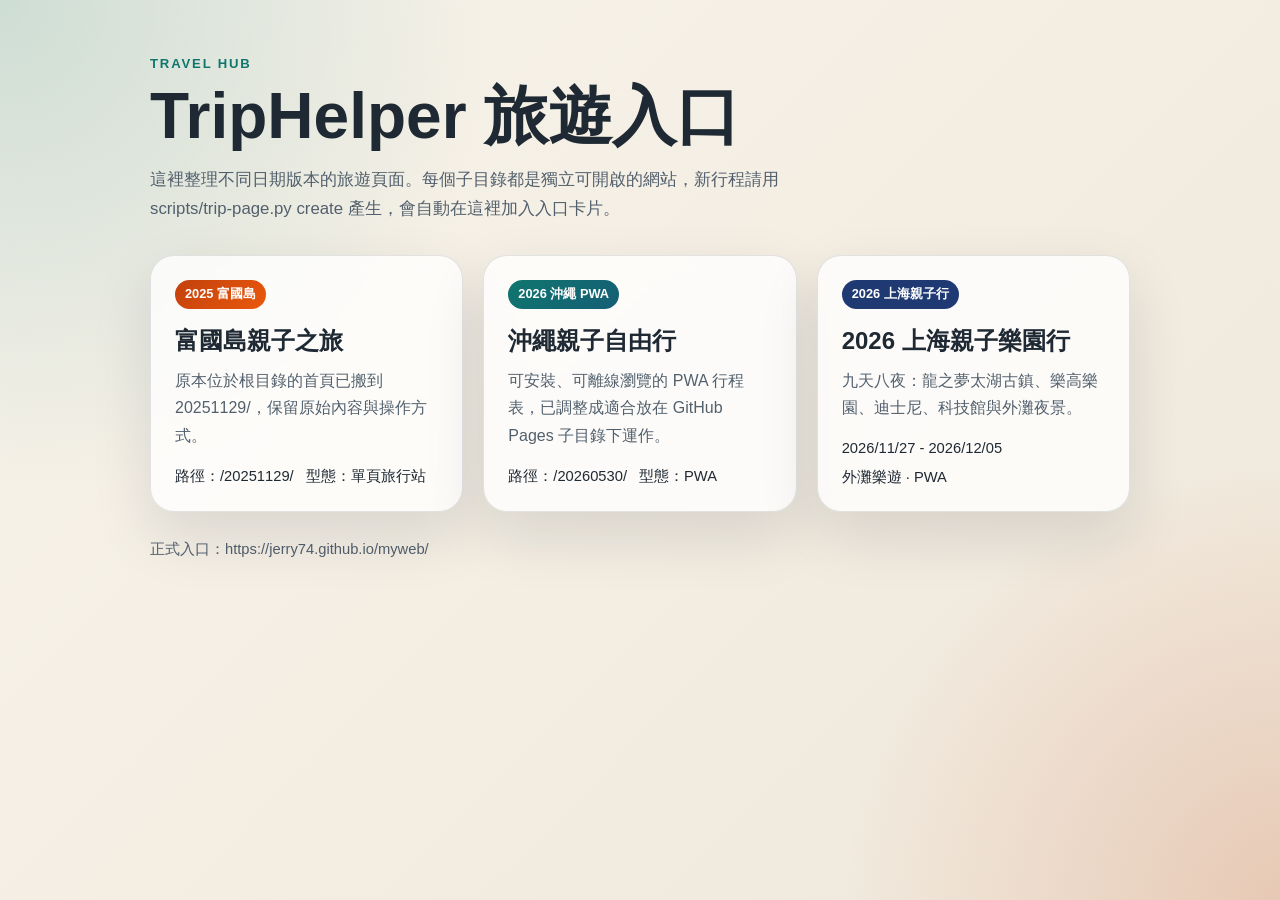
<file: index.html>
<!doctype html>
<html lang="zh-Hant">
<head>
  <meta charset="utf-8">
  <meta name="viewport" content="width=device-width, initial-scale=1">
  <title>TripHelper 旅遊入口</title>
  <style>
    :root {
      --bg: #f4efe6;
      --card: rgba(255, 255, 255, 0.78);
      --ink: #1f2933;
      --muted: #52606d;
      --line: rgba(31, 41, 51, 0.12);
      --accent: #0f766e;
      --accent-2: #c2410c;
      --shadow: 0 24px 60px rgba(15, 23, 42, 0.12);
    }

    * {
      box-sizing: border-box;
    }

    body {
      margin: 0;
      min-height: 100vh;
      font-family: "Segoe UI", "Noto Sans TC", sans-serif;
      color: var(--ink);
      background:
        radial-gradient(circle at top left, rgba(15, 118, 110, 0.18), transparent 32%),
        radial-gradient(circle at bottom right, rgba(194, 65, 12, 0.18), transparent 28%),
        linear-gradient(135deg, #f8f4eb 0%, #efe7da 100%);
    }

    main {
      width: min(980px, calc(100% - 32px));
      margin: 0 auto;
      padding: 56px 0 72px;
    }

    .hero {
      margin-bottom: 28px;
    }

    .eyebrow {
      margin: 0 0 12px;
      font-size: 0.82rem;
      font-weight: 700;
      letter-spacing: 0.14em;
      text-transform: uppercase;
      color: var(--accent);
    }

    h1 {
      margin: 0;
      font-size: clamp(2.1rem, 5vw, 4rem);
      line-height: 1.05;
    }

    .lead {
      max-width: 680px;
      margin: 16px 0 0;
      font-size: 1.05rem;
      line-height: 1.7;
      color: var(--muted);
    }

    .grid {
      display: grid;
      grid-template-columns: repeat(auto-fit, minmax(280px, 1fr));
      gap: 20px;
      margin-top: 32px;
    }

    .card {
      display: block;
      padding: 24px;
      border: 1px solid var(--line);
      border-radius: 24px;
      background: var(--card);
      box-shadow: var(--shadow);
      backdrop-filter: blur(10px);
      color: inherit;
      text-decoration: none;
      transition: transform 180ms ease, box-shadow 180ms ease, border-color 180ms ease;
    }

    .card:hover,
    .card:focus-visible {
      transform: translateY(-4px);
      box-shadow: 0 28px 70px rgba(15, 23, 42, 0.16);
      border-color: rgba(15, 118, 110, 0.28);
      outline: none;
    }

    .badge {
      display: inline-flex;
      align-items: center;
      padding: 6px 10px;
      border-radius: 999px;
      font-size: 0.8rem;
      font-weight: 700;
      color: white;
      background: linear-gradient(135deg, var(--accent), #155e75);
    }

    .card[style*="--card-accent"] .badge {
      background: var(--card-accent);
    }

    .badge.warm {
      background: linear-gradient(135deg, var(--accent-2), #ea580c);
    }

    .card h2 {
      margin: 16px 0 10px;
      font-size: 1.5rem;
    }

    .card p {
      margin: 0;
      color: var(--muted);
      line-height: 1.7;
    }

    .meta {
      display: flex;
      flex-wrap: wrap;
      gap: 12px;
      margin-top: 18px;
      font-size: 0.92rem;
      color: var(--ink);
    }

    footer {
      margin-top: 28px;
      color: var(--muted);
      font-size: 0.92rem;
    }

    @media (max-width: 640px) {
      main {
        width: min(100% - 24px, 980px);
        padding-top: 36px;
      }

      .card {
        padding: 20px;
      }
    }
  </style>
</head>
<body>
  <main>
    <section class="hero">
      <p class="eyebrow">Travel Hub</p>
      <h1>TripHelper 旅遊入口</h1>
      <p class="lead">這裡整理不同日期版本的旅遊頁面。每個子目錄都是獨立可開啟的網站，新行程請用 scripts/trip-page.py create 產生，會自動在這裡加入入口卡片。</p>
    </section>

    <section class="grid" aria-label="旅遊版本清單">
      <!-- TRIP-PAGES:START -->
      <a class="card" href="./20251129/">
        <span class="badge warm">2025 富國島</span>
        <h2>富國島親子之旅</h2>
        <p>原本位於根目錄的首頁已搬到 20251129/，保留原始內容與操作方式。</p>
        <div class="meta">
          <span>路徑：/20251129/</span>
          <span>型態：單頁旅行站</span>
        </div>
      </a>

      <a class="card" href="./20260530/">
        <span class="badge">2026 沖繩 PWA</span>
        <h2>沖繩親子自由行</h2>
        <p>可安裝、可離線瀏覽的 PWA 行程表，已調整成適合放在 GitHub Pages 子目錄下運作。</p>
        <div class="meta">
          <span>路徑：/20260530/</span>
          <span>型態：PWA</span>
        </div>
      </a>
      <a class="card" href="./20261127/" data-trip="20261127" style="--card-accent: #1f3a73">
        <span class="badge">2026 上海親子行</span>
        <h2>2026 上海親子樂園行</h2>
        <p>九天八夜：龍之夢太湖古鎮、樂高樂園、迪士尼、科技館與外灘夜景。</p>
        <div class="meta">
          <span>2026/11/27 - 2026/12/05</span>
          <span>外灘樂遊 · PWA</span>
        </div>
      </a>
      <!-- TRIP-PAGES:END -->
    </section>

    <footer>
      <p>正式入口：https://jerry74.github.io/myweb/</p>
    </footer>
  </main>
</body>
</html>
</file>
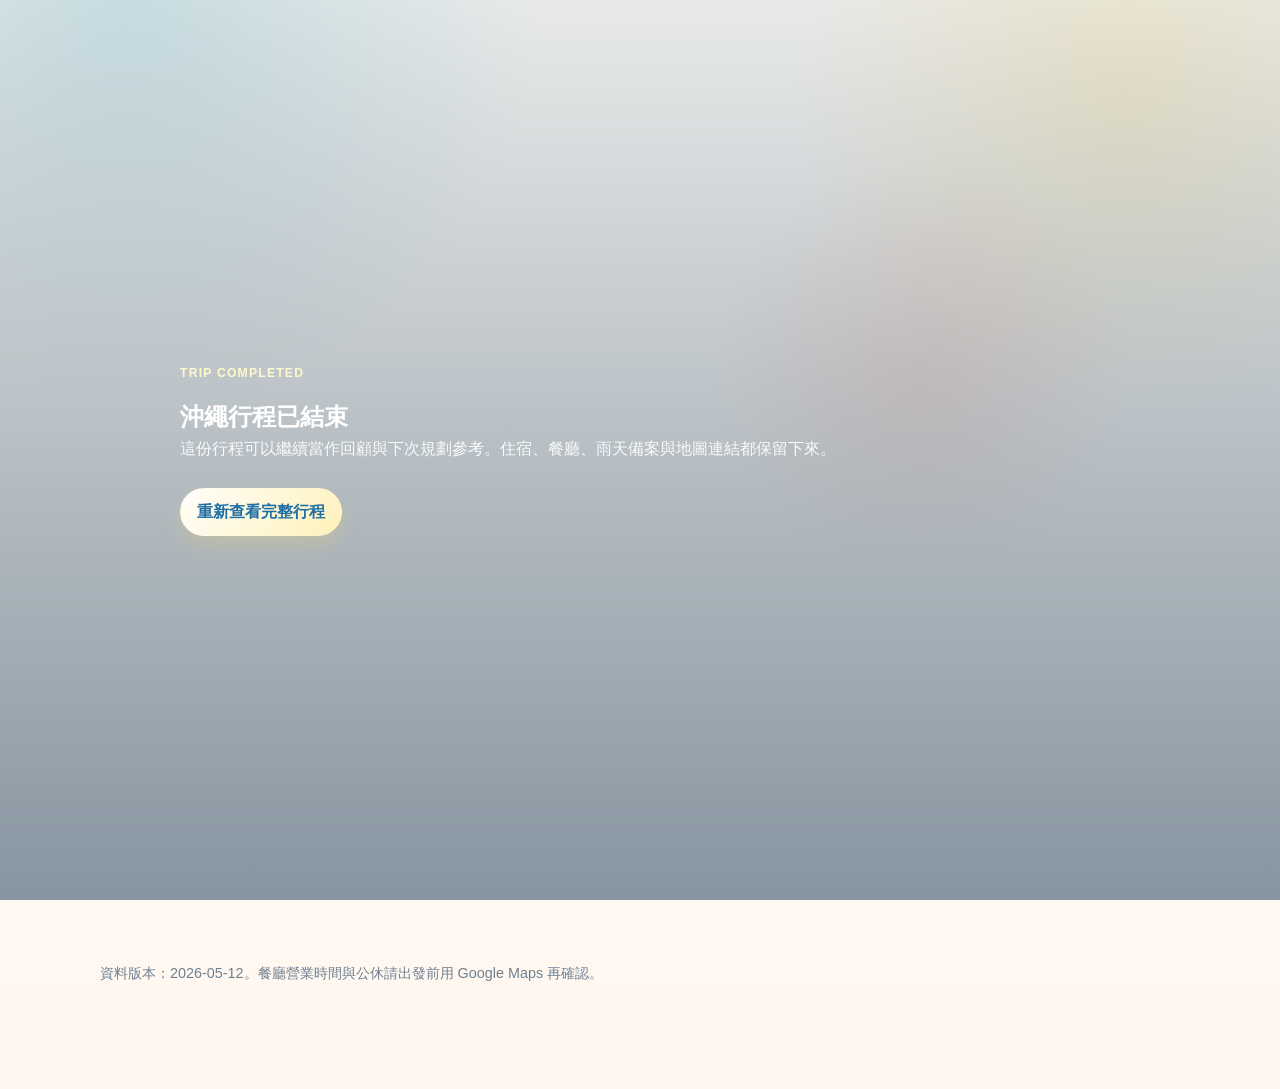
<file: 20260530/index.html>
<!doctype html>
<html lang="zh-Hant">
<head>
  <meta charset="utf-8">
  <meta name="viewport" content="width=device-width, initial-scale=1">
  <meta name="theme-color" content="#1f6f78">
  <meta name="description" content="2026 沖繩親子自由行 PWA 行程表">
  <title>2026 沖繩親子行程</title>
  <link rel="manifest" href="./manifest.webmanifest">
  <link rel="icon" href="./icons/icon.svg" type="image/svg+xml">
  <link rel="apple-touch-icon" href="./icons/apple-touch-icon.png">
  <link rel="stylesheet" href="./styles.css">
</head>
<body>
  <section id="countdownView" class="state-view countdown-view is-hidden" aria-live="polite">
    <div class="state-inner">
      <p class="eyebrow">Before Departure</p>
      <h1>沖繩親子自由行</h1>
      <p class="lead">行程、住宿、三餐與雨天切換都已整理好。出發前可先安裝到手機，旅途中離線也能快速查看。</p>
      <div class="countdown-grid" aria-label="出發倒數">
        <div><strong id="countdownDays">0</strong><span>天</span></div>
        <div><strong id="countdownHours">0</strong><span>時</span></div>
        <div><strong id="countdownMinutes">0</strong><span>分</span></div>
      </div>
      <div class="state-actions">
        <button id="countdownInstallButton" class="primary-button install-button" type="button" hidden>安裝到手機</button>
        <a id="previewTripButton" class="ghost-button" href="#todayTimeline">預覽完整行程</a>
      </div>
    </div>
  </section>

  <section id="endedView" class="state-view ended-view is-hidden" aria-live="polite">
    <div class="state-inner">
      <p class="eyebrow">Trip Completed</p>
      <h1>沖繩行程已結束</h1>
      <p class="lead">這份行程可以繼續當作回顧與下次規劃參考。住宿、餐廳、雨天備案與地圖連結都保留下來。</p>
      <div class="state-actions">
        <a id="revisitTripButton" class="primary-button" href="#todayTimeline">重新查看完整行程</a>
      </div>
    </div>
  </section>

  <header id="appHeader" class="app-header">
    <div class="header-media" aria-hidden="true"></div>
    <div class="header-content dashboard-header">
      <div class="hero-kicker">
        <p class="eyebrow">Okinawa Family Trip</p>
        <span id="tripDateRange">2026/05/30 - 2026/06/06</span>
      </div>
      <div class="hero-grid">
        <section id="todayHero" class="hero-card" aria-live="polite" aria-labelledby="todayHeroTitle">
          <div class="hero-card-copy">
            <p class="eyebrow">Today First</p>
            <h1 id="todayHeroTitle">沖繩親子自由行</h1>
            <p id="todayHeroLead" class="lead">2 大 1 小，名護先、殘波岬後，最後回那霸收尾。離線可看，地圖與攻略一鍵開。</p>
            <div id="todayHeroMeta" class="hero-meta"></div>
            <div id="todayHeroNextStop" class="hero-next-stop"></div>
          </div>
          <div id="todayHeroActions" class="hero-actions">
            <button id="installButton" class="primary-button install-button" type="button" hidden>安裝到手機</button>
            <a id="todayTimelineAction" class="ghost-button" href="#todayTimeline">查看行程</a>
            <a id="todayRainAction" class="ghost-button" href="#rainDecisionCard">雨天備案</a>
            <a id="todayNextStopAction" class="ghost-button" href="#todayTimeline">下一站導航</a>
          </div>
        </section>
        <aside id="tripSummaryCard" class="summary-card" aria-label="旅程摘要"></aside>
      </div>
    </div>
  </header>

  <main id="appContent" class="dashboard-main">
    <section class="status-strip" aria-label="旅程重點">
      <div>
        <span>航班</span>
        <strong>NU302 / NU301</strong>
      </div>
      <div>
        <span>租車</span>
        <strong>5/31 開始</strong>
      </div>
      <div>
        <span>雨天核心</span>
        <strong>水族館・文化王國・Costco</strong>
      </div>
    </section>

    <section id="todayTimeline" class="section">
      <div class="section-heading">
        <p class="eyebrow">Today Timeline</p>
        <h2>今天行程</h2>
      </div>
      <div id="dayList" class="timeline-list"></div>
    </section>

    <section class="section support-grid" aria-label="支援資訊">
      <article id="mealCard" class="support-card" aria-label="餐食與採買"></article>
      <article id="rainDecisionCard" class="support-card" aria-label="雨天切換"></article>
      <article id="shoppingBackupCard" class="support-card" aria-label="購物備案"></article>
    </section>

  </main>

  <footer class="app-footer">
    <p>資料版本：2026-05-12。餐廳營業時間與公休請出發前用 Google Maps 再確認。</p>
  </footer>

  <nav id="bottomTabs" class="bottom-tabs" aria-label="日期頁簽">
    <div id="dayTabs" class="day-tabs" role="tablist" aria-label="日期頁簽"></div>
  </nav>

  <aside id="appUpdatePrompt" class="app-update-prompt" aria-live="polite" hidden>
    <span>新版可用</span>
    <button id="appUpdateButton" class="primary-button" type="button">點擊更新</button>
  </aside>

  <script src="./app.js" defer></script>
</body>
</html>
</file>
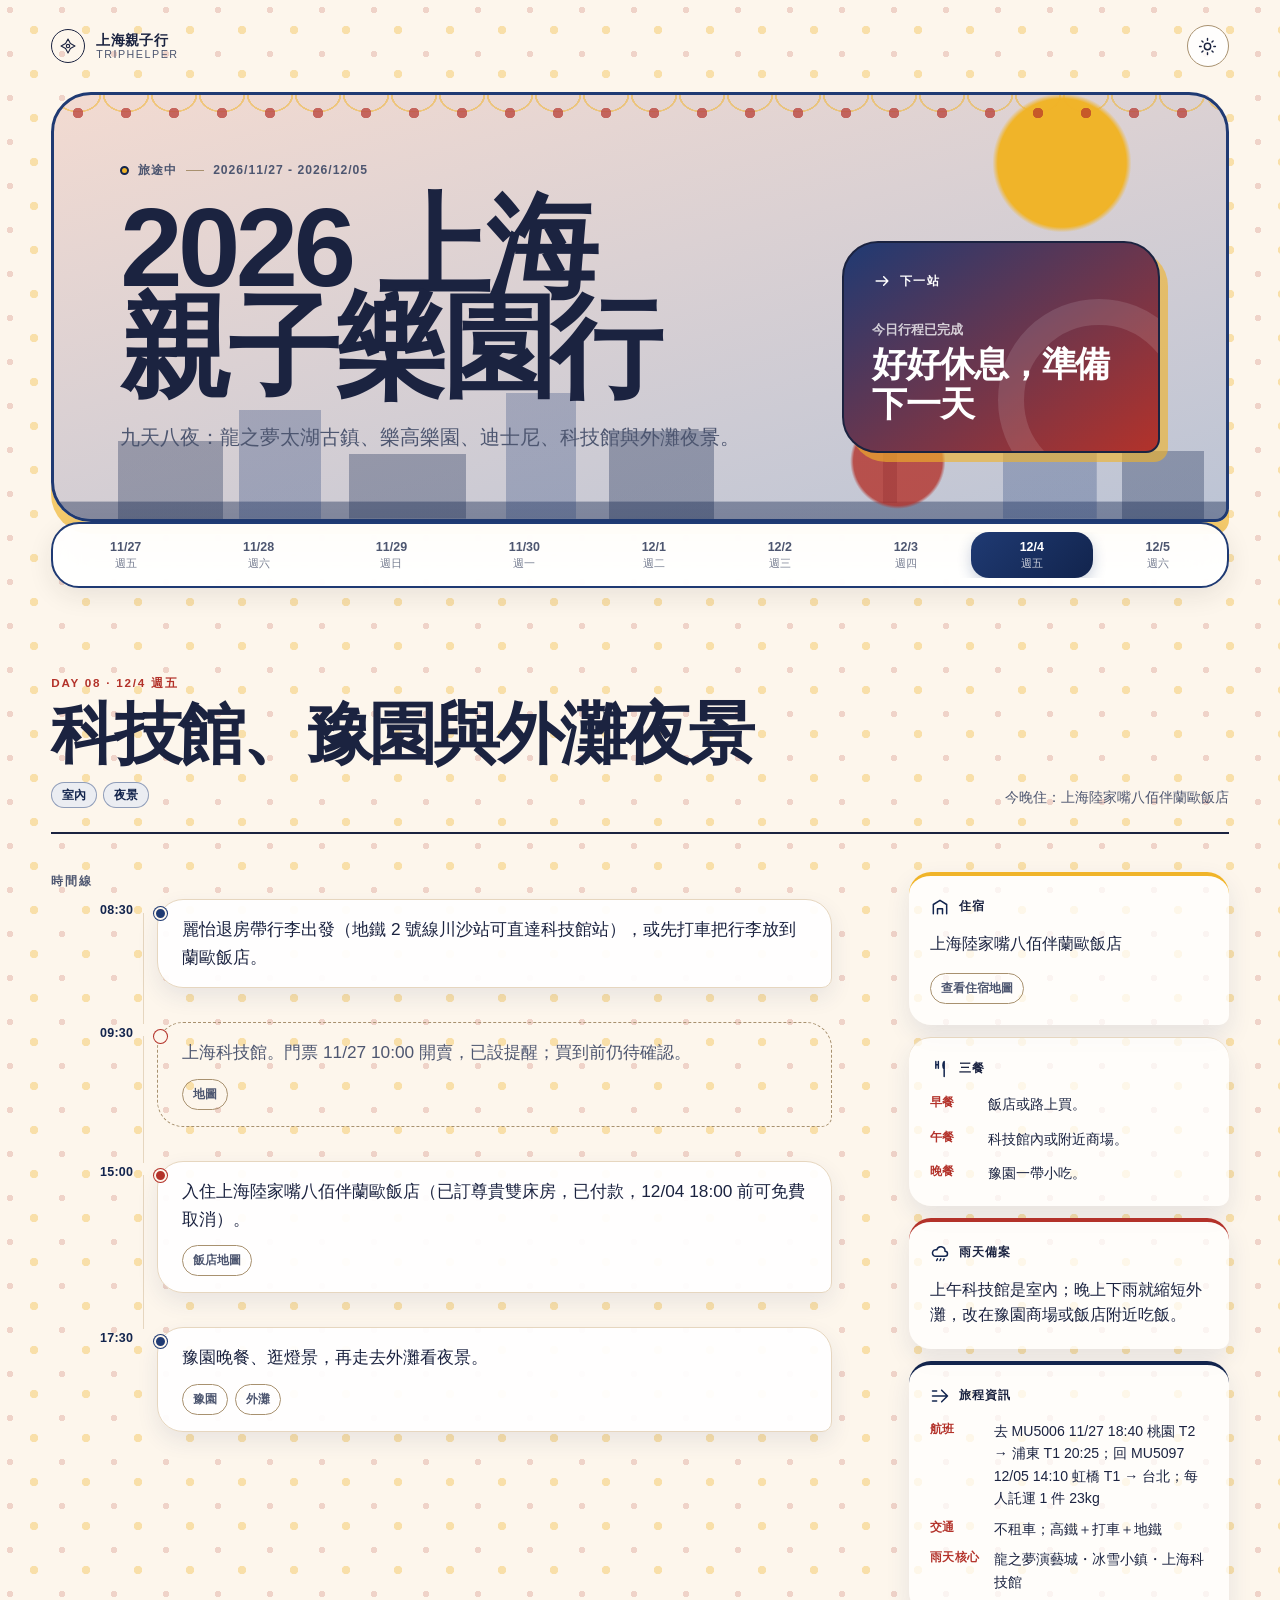
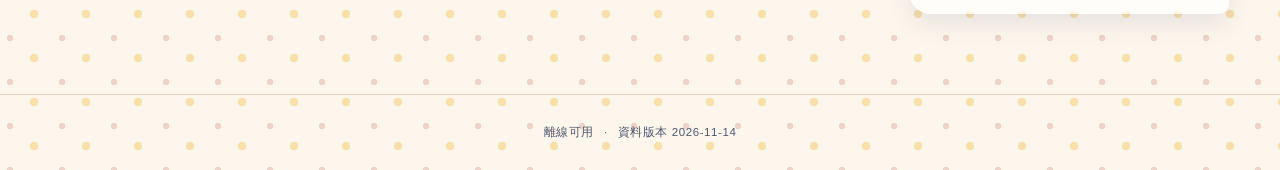
<file: 20261127/index.html>
<!doctype html>
<html lang="zh-Hant" data-style="bund-wonderland">
<head>
  <meta charset="utf-8">
  <meta name="viewport" content="width=device-width, initial-scale=1, viewport-fit=cover">
  <meta name="theme-color" content="#1f3a73">
  <meta name="description" content="九天八夜：龍之夢太湖古鎮、樂高樂園、迪士尼、科技館與外灘夜景。">
  <title>2026 上海親子樂園行</title>
  <link rel="manifest" href="./manifest.webmanifest">
  <link rel="icon" href="./icons/icon.svg" type="image/svg+xml">
  <link rel="stylesheet" href="./styles.css">
</head>
<body data-ui="trip-wayfinder">
  <a class="skip-link" href="#mainContent">跳到主要內容</a>

  <header class="topbar">
    <a class="brand" href="../" aria-label="回到 TripHelper 首頁">
      <svg class="brand-mark" viewBox="0 0 24 24" aria-hidden="true">
        <path d="M12 2.75 15.2 8.8l6.05 3.2-6.05 3.2L12 21.25 8.8 15.2 2.75 12 8.8 8.8 12 2.75Z"/>
        <circle cx="12" cy="12" r="2.25"/>
      </svg>
      <span>
        <strong id="brandShortName">上海親子行</strong>
        <small>TripHelper</small>
      </span>
    </a>

    <div class="topbar-actions">
      <button class="icon-button" id="themeButton" type="button" aria-label="切換深色模式" title="切換顯示模式">
        <svg class="icon-sun" viewBox="0 0 24 24" aria-hidden="true">
          <circle cx="12" cy="12" r="4"/><path d="M12 2v2M12 20v2M4.93 4.93l1.42 1.42M17.66 17.66l1.41 1.41M2 12h2M20 12h2M4.93 19.07l1.42-1.42M17.66 6.34l1.41-1.41"/>
        </svg>
        <svg class="icon-moon" viewBox="0 0 24 24" aria-hidden="true">
          <path d="M20.5 14.1A8.5 8.5 0 0 1 9.9 3.5 8.5 8.5 0 1 0 20.5 14.1Z"/>
        </svg>
      </button>
      <button class="install-button" id="installButton" type="button" hidden>
        <svg viewBox="0 0 24 24" aria-hidden="true"><path d="M12 3v12m0 0 4-4m-4 4-4-4M5 19h14"/></svg>
        安裝
      </button>
    </div>
  </header>

  <main id="mainContent">
    <section class="hero" aria-labelledby="tripName">
      <div class="hero-copy">
        <div class="eyebrow-row">
          <span class="status-dot" aria-hidden="true"></span>
          <span id="tripStatus">行程準備中</span>
          <span class="eyebrow-separator" aria-hidden="true"></span>
          <span id="tripDateRange">2026/11/27 - 2026/12/05</span>
        </div>
        <h1 id="tripName">2026 上海親子樂園行</h1>
        <p class="hero-summary" id="tripSummary">九天八夜：龍之夢太湖古鎮、樂高樂園、迪士尼、科技館與外灘夜景。</p>

        <div class="countdown" id="countdown" hidden aria-live="polite">
          <span>距離出發</span>
          <strong id="countdownValue">—</strong>
        </div>
      </div>

      <aside class="next-stop" id="nextStopCard" aria-labelledby="nextStopLabel">
        <div class="next-stop-kicker">
          <svg viewBox="0 0 24 24" aria-hidden="true"><path d="M5 12h14m-5-5 5 5-5 5"/></svg>
          <span id="nextStopLabel">下一站</span>
        </div>
        <p class="next-stop-time" id="nextStopTime">查看今日安排</p>
        <h2 id="nextStopTitle">選擇日期開始瀏覽</h2>
        <a class="route-link" id="nextStopLink" href="#timelineSection" hidden>
          開啟導航
          <svg viewBox="0 0 24 24" aria-hidden="true"><path d="M7 17 17 7M8 7h9v9"/></svg>
        </a>
      </aside>
    </section>

    <nav class="day-rail" aria-label="選擇行程日期">
      <div class="day-rail-track" id="dayRail"></div>
    </nav>

    <section class="day-view" aria-labelledby="dayTitle">
      <header class="day-heading">
        <div>
          <p class="day-number" id="dayNumber">DAY 01</p>
          <h2 id="dayTitle">載入行程中</h2>
          <ul class="day-tags" id="dayTags" aria-label="當日主題" hidden></ul>
        </div>
        <p class="day-stay-inline" id="dayStayInline"></p>
      </header>

      <div class="day-layout">
        <section class="timeline-section" id="timelineSection" aria-labelledby="timelineTitle">
          <h3 class="section-label" id="timelineTitle">時間線</h3>
          <ol class="timeline" id="timeline"></ol>
        </section>

        <aside class="briefing" aria-label="當日摘要">
          <section class="brief-block">
            <div class="brief-heading">
              <svg viewBox="0 0 24 24" aria-hidden="true"><path d="M4 20V9l8-5 8 5v11M9 20v-6h6v6"/></svg>
              <h3>住宿</h3>
            </div>
            <div id="stayDetails"></div>
          </section>

          <section class="brief-block">
            <div class="brief-heading">
              <svg viewBox="0 0 24 24" aria-hidden="true"><path d="M7 3v8m3-8v8M7 7h3m7-4v18m0-18c-2 2-2 7 0 9"/></svg>
              <h3>三餐</h3>
            </div>
            <div class="meal-list" id="mealList"></div>
          </section>

          <section class="brief-block weather-block">
            <div class="brief-heading">
              <svg viewBox="0 0 24 24" aria-hidden="true"><path d="M7 16a4 4 0 1 1 1.2-7.8A5 5 0 0 1 18 10a3 3 0 0 1 0 6H7Zm2 3-1 2m5-2-1 2m5-2-1 2"/></svg>
              <h3>雨天備案</h3>
            </div>
            <p id="rainPlan"></p>
          </section>

          <section class="brief-block shopping-block" id="shoppingBlock" hidden>
            <div class="brief-heading">
              <svg viewBox="0 0 24 24" aria-hidden="true"><path d="M6 8h12l-1 12H7L6 8Zm3 0a3 3 0 0 1 6 0"/></svg>
              <h3>購物備案</h3>
            </div>
            <div class="shopping-list" id="shoppingList"></div>
          </section>

          <section class="brief-block trip-facts-block" id="tripFactsBlock" hidden>
            <div class="brief-heading">
              <svg viewBox="0 0 24 24" aria-hidden="true"><path d="M3 12h18M14 5l7 7-7 7M3 6h5M3 18h5"/></svg>
              <h3>旅程資訊</h3>
            </div>
            <dl class="trip-facts" id="tripFacts"></dl>
          </section>
        </aside>
      </div>
    </section>

    <div class="update-prompt" id="appUpdatePrompt" hidden role="status">
      <div>
        <strong>有新版行程可用</strong>
        <span>更新後即可取得最新內容。</span>
      </div>
      <button id="appUpdateButton" type="button">立即更新</button>
    </div>
  </main>

  <footer class="footer">
    <span>離線可用</span>
    <span aria-hidden="true">·</span>
    <span>資料版本 2026-11-14</span>
  </footer>

  <script src="./data.fallback.js"></script>
  <script src="./app.js" defer></script>
</body>
</html>
</file>
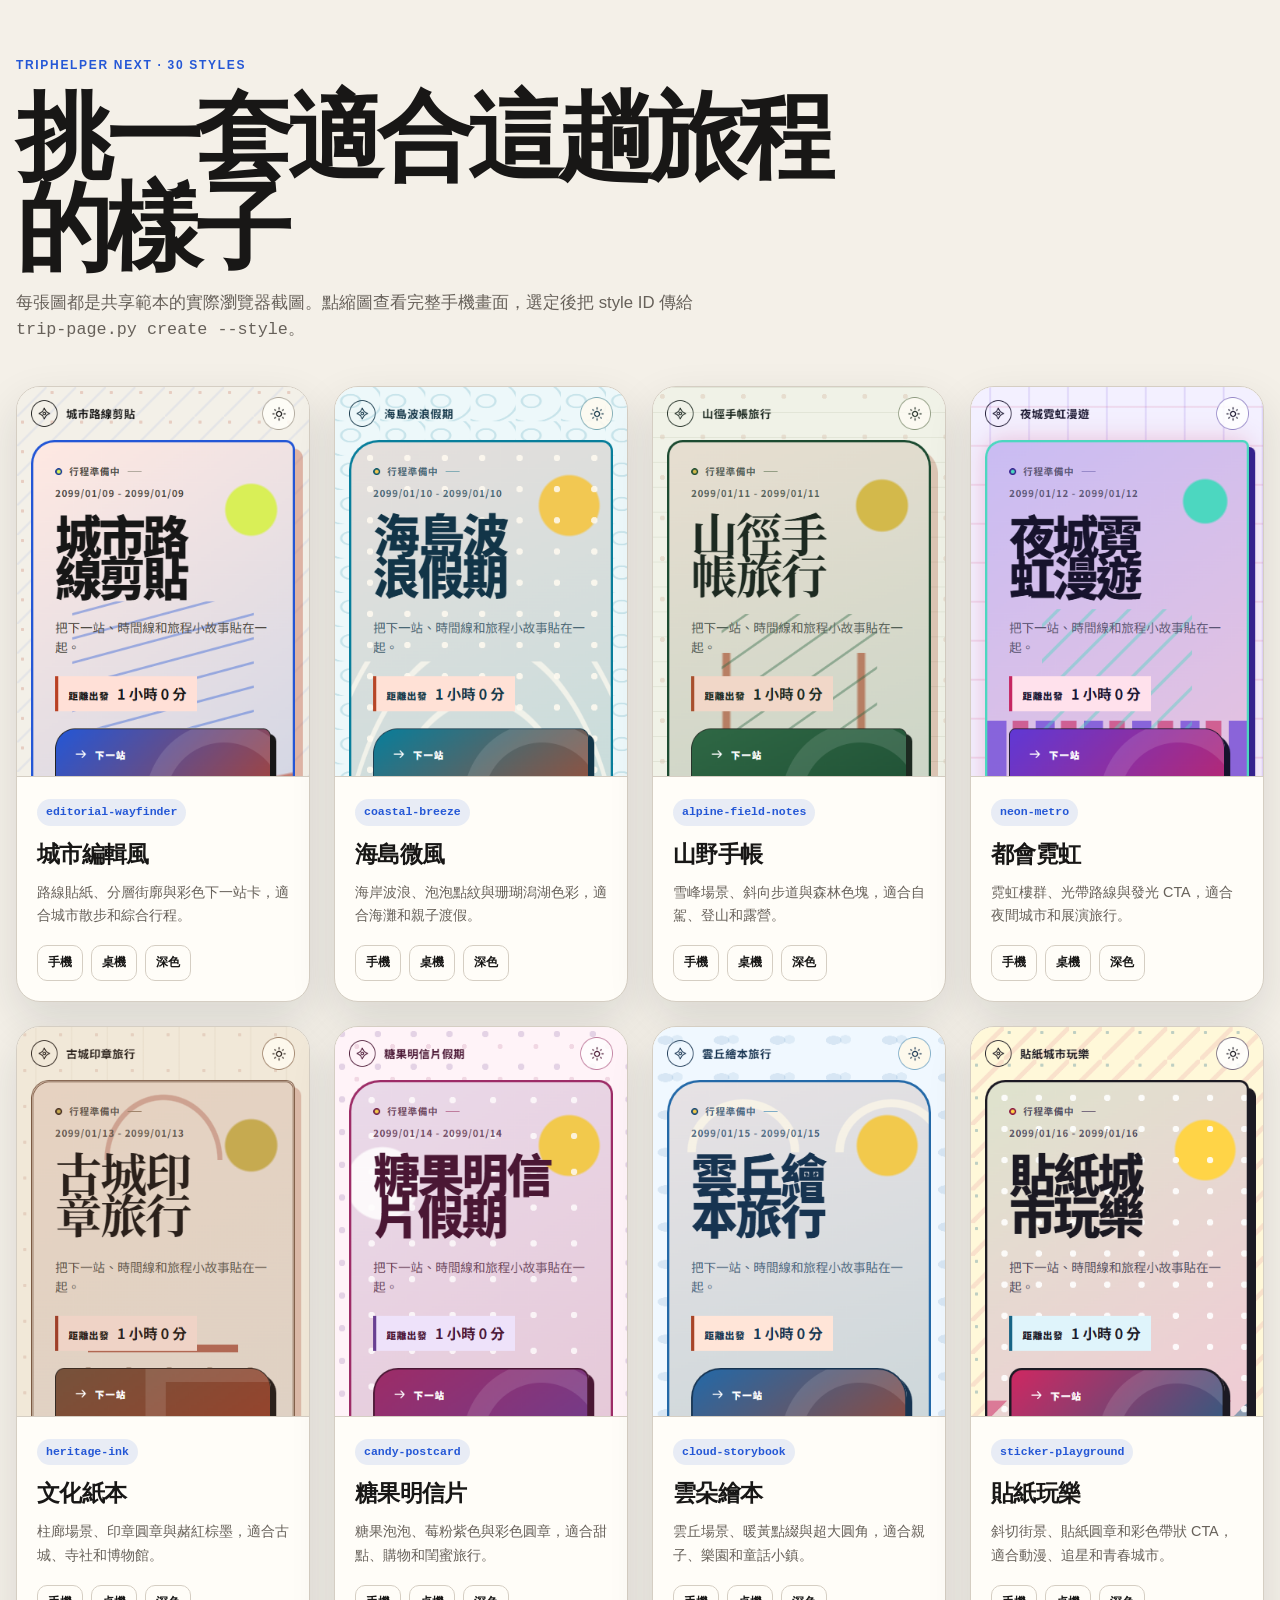
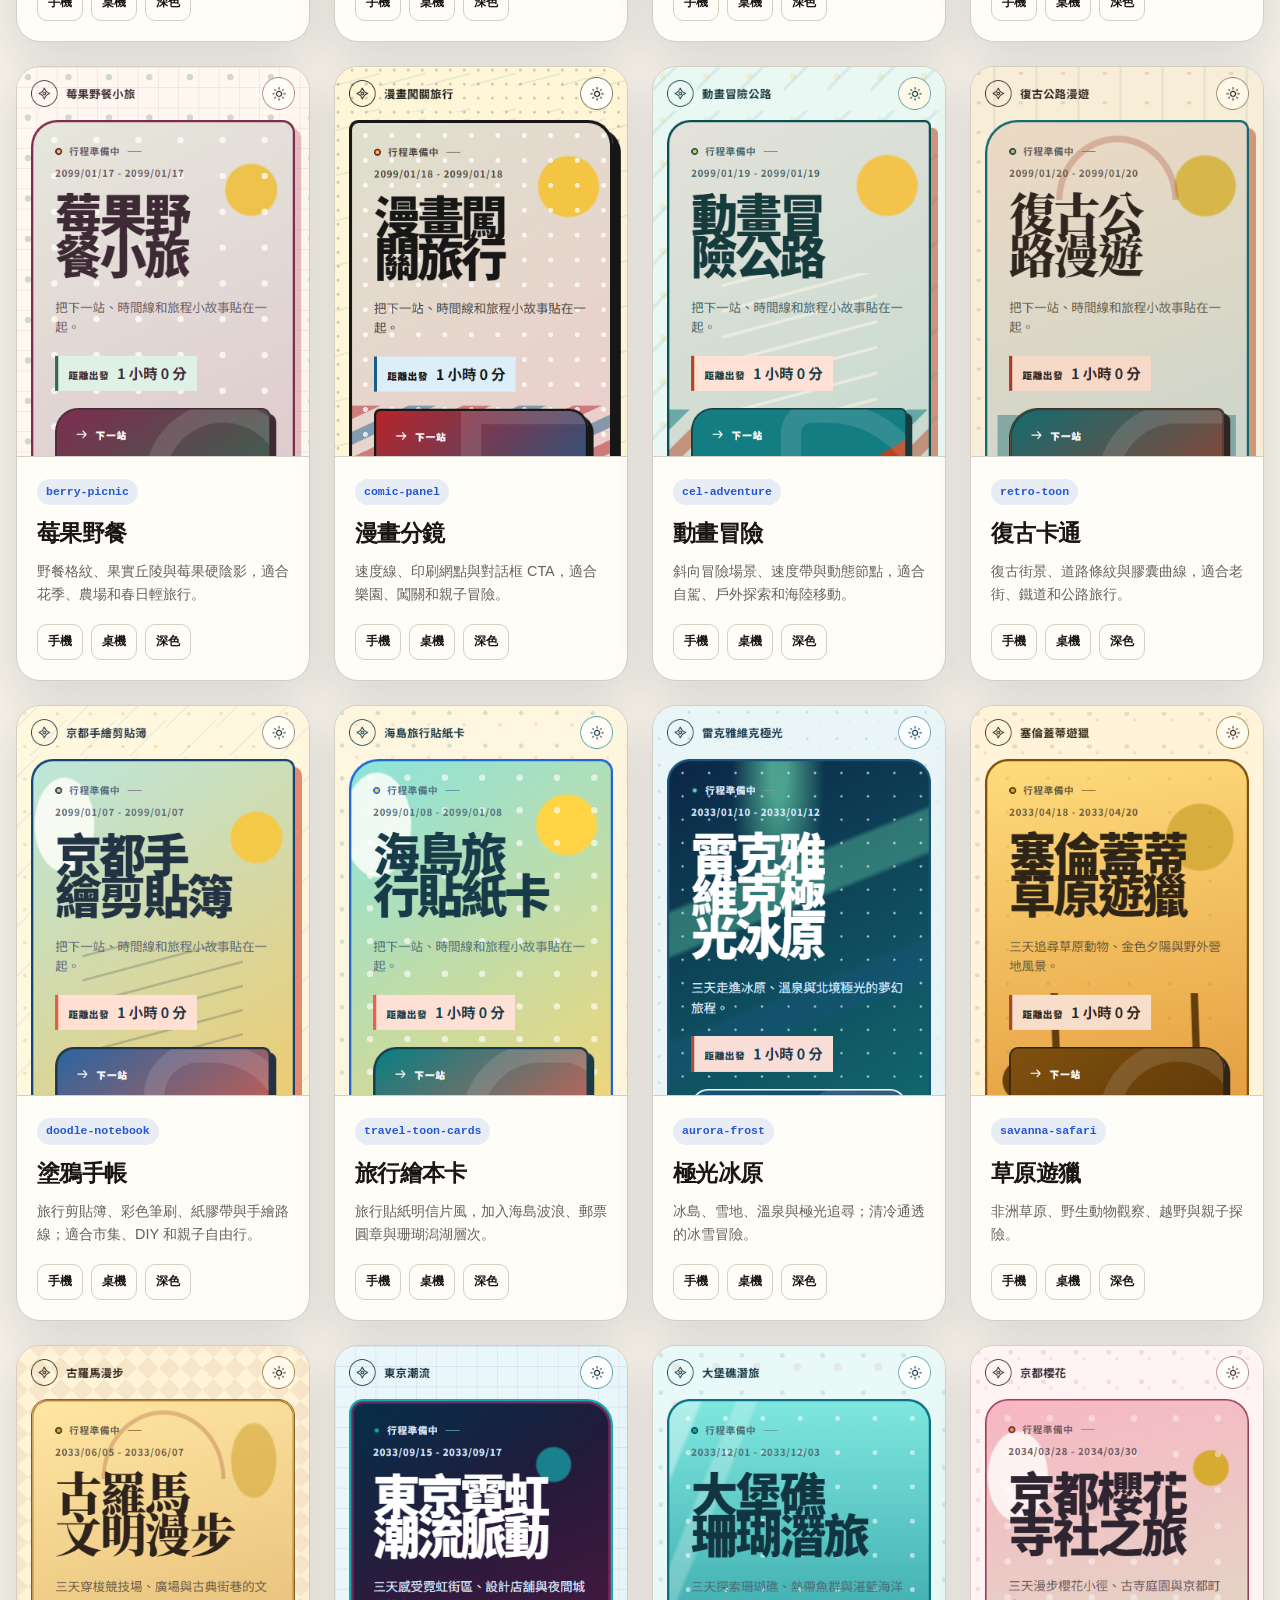
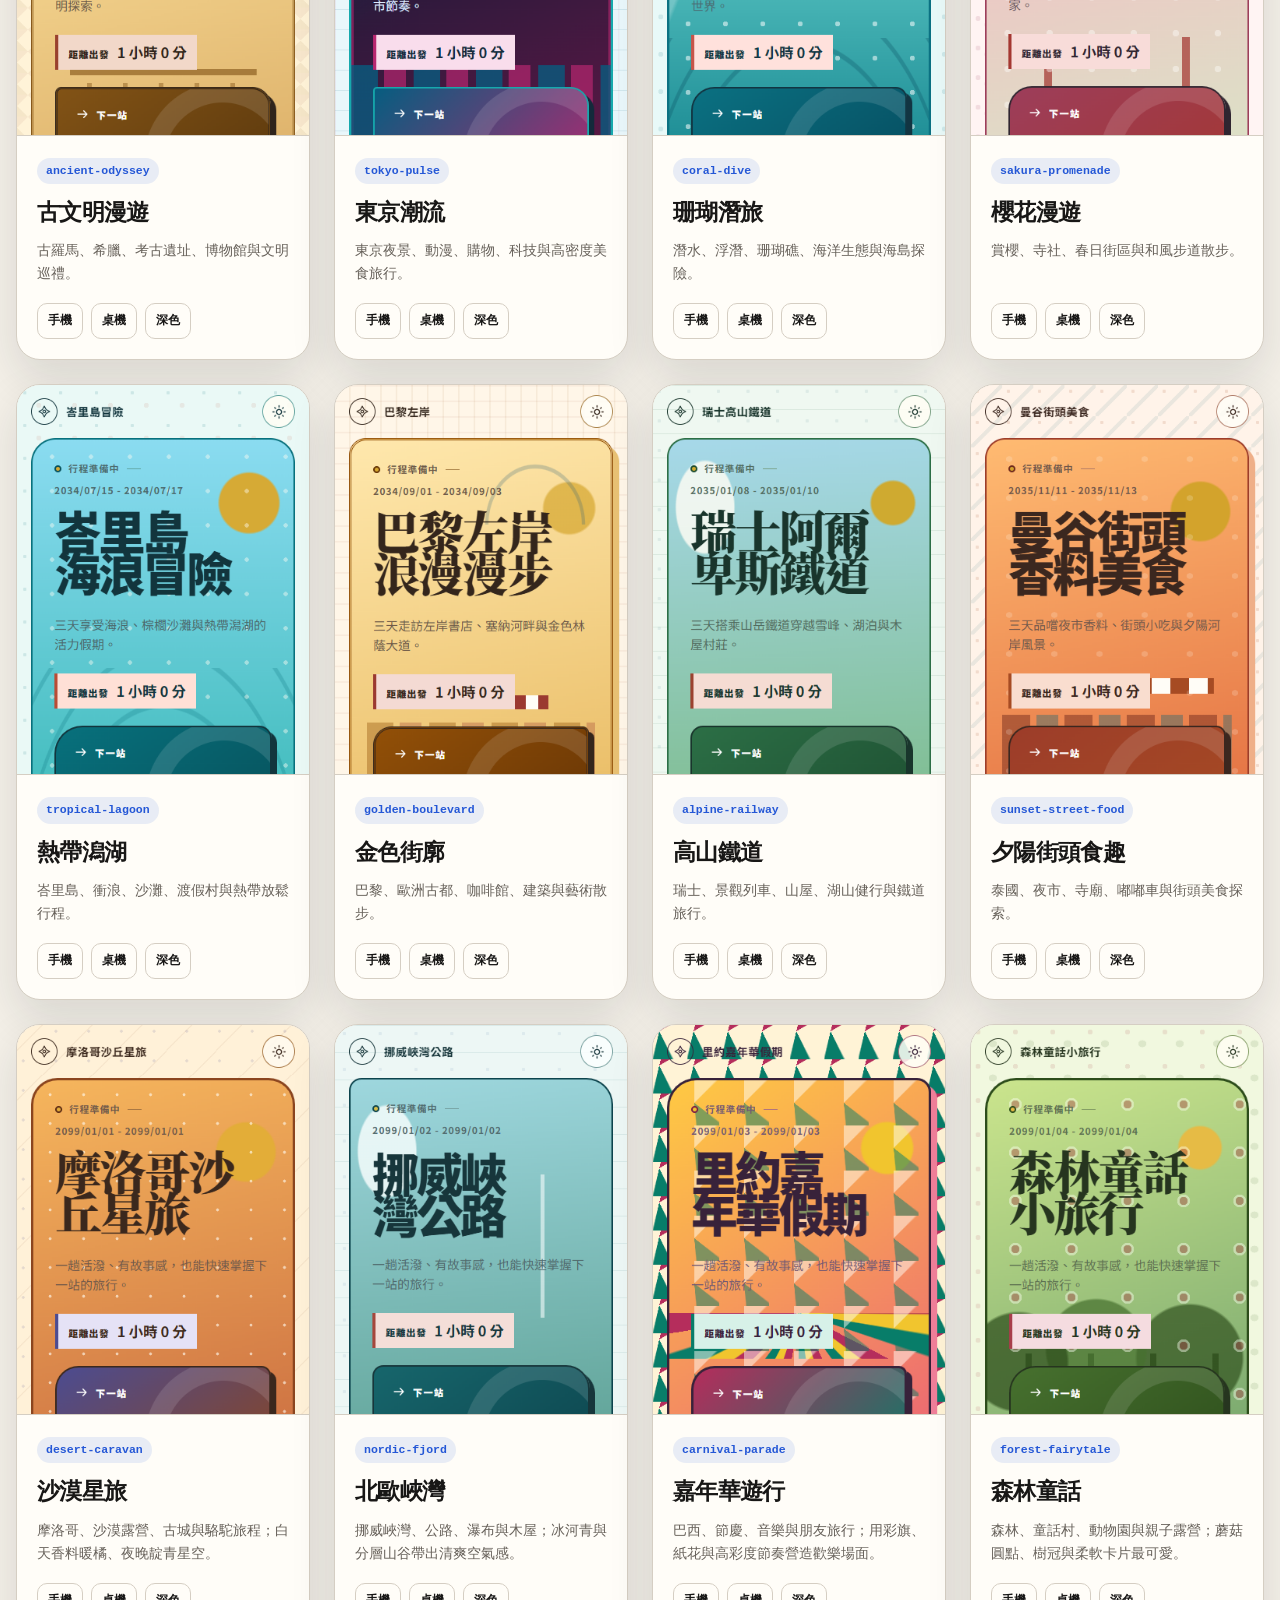
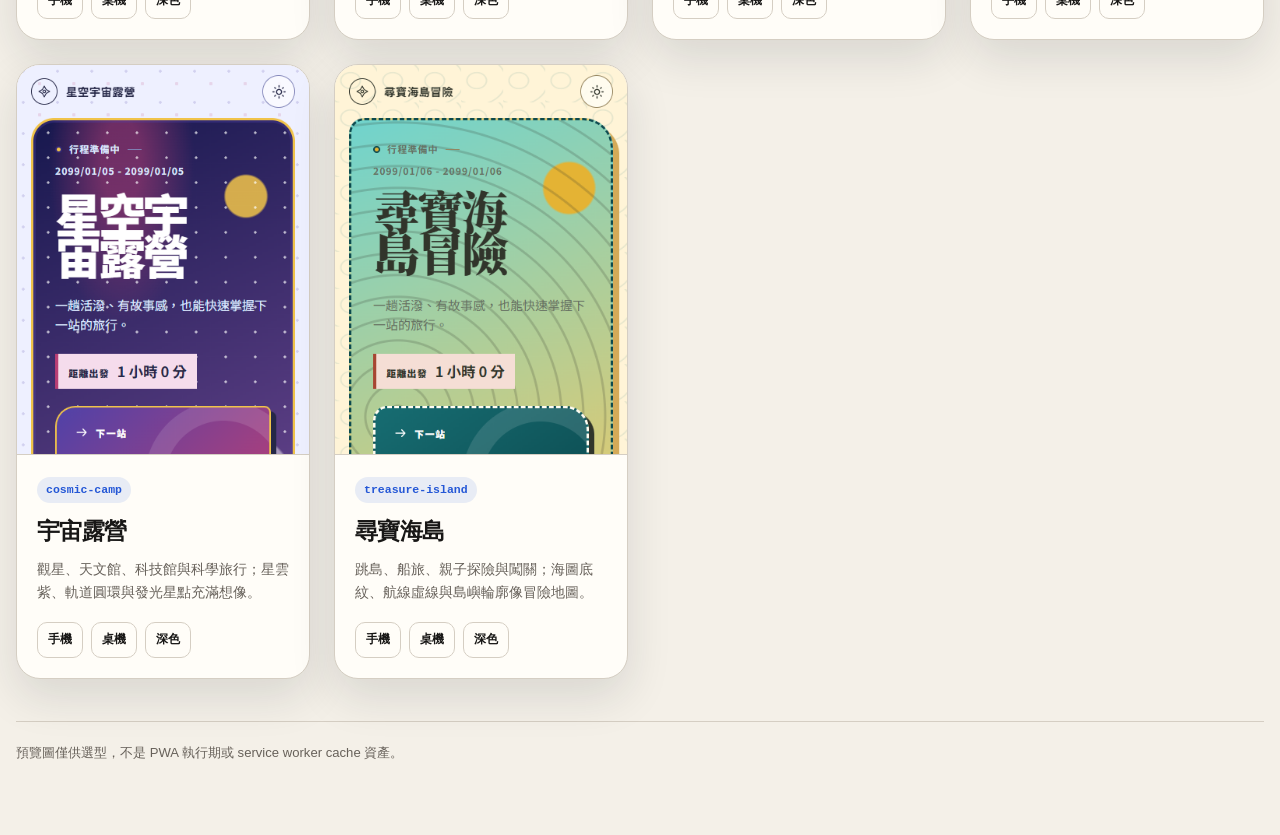
<file: design-system/triphelper-next/previews/index.html>
<!doctype html>
<html lang="zh-Hant">
<head>
  <meta charset="utf-8">
  <meta name="viewport" content="width=device-width, initial-scale=1">
  <meta name="description" content="TripHelper Next 30 套行程頁面風格預覽目錄。">
  <title>TripHelper 風格預覽目錄</title>
  <style>
    :root {
      color-scheme: light dark;
      --page: #f4f0e8;
      --surface: #fffdf8;
      --ink: #181716;
      --muted: #67615a;
      --line: #d5cec3;
      --accent: #2457d6;
      --shadow: 0 18px 45px rgb(28 31 38 / 12%);
    }

    * { box-sizing: border-box; }

    body {
      margin: 0;
      background: var(--page);
      color: var(--ink);
      font-family: "Segoe UI Variable", "Noto Sans TC", "Microsoft JhengHei UI", sans-serif;
      line-height: 1.6;
    }

    a { color: inherit; }

    a:focus-visible {
      outline: 3px solid #d86b21;
      outline-offset: 3px;
    }

    main {
      width: min(1360px, calc(100% - 32px));
      margin: 0 auto;
      padding: 56px 0 80px;
    }

    .hero {
      display: grid;
      gap: 16px;
      max-width: 820px;
      margin-bottom: 42px;
    }

    .eyebrow {
      margin: 0;
      color: var(--accent);
      font-size: 0.75rem;
      font-weight: 800;
      letter-spacing: 0.14em;
      text-transform: uppercase;
    }

    h1 {
      margin: 0;
      font-size: clamp(2.6rem, 8vw, 6rem);
      letter-spacing: -0.06em;
      line-height: 0.95;
    }

    .hero > p:last-child {
      max-width: 680px;
      margin: 0;
      color: var(--muted);
      font-size: 1.05rem;
    }

    .catalog {
      display: grid;
      grid-template-columns: repeat(auto-fit, minmax(min(100%, 280px), 1fr));
      gap: 24px;
    }

    .style-card {
      overflow: hidden;
      border: 1px solid var(--line);
      border-radius: 24px;
      background: var(--surface);
      box-shadow: var(--shadow);
    }

    .preview-link {
      display: block;
      height: 390px;
      overflow: hidden;
      border-bottom: 1px solid var(--line);
      background: #ece8df;
    }

    .preview-link img {
      display: block;
      width: 100%;
      height: 100%;
      object-fit: cover;
      object-position: top;
      transition: opacity 180ms ease-out;
    }

    .preview-link:hover img { opacity: 0.9; }

    .card-copy { padding: 20px; }

    .style-id {
      display: inline-block;
      margin-bottom: 10px;
      padding: 4px 9px;
      border-radius: 999px;
      background: color-mix(in srgb, var(--accent) 10%, transparent);
      color: var(--accent);
      font-family: Consolas, monospace;
      font-size: 0.72rem;
      font-weight: 700;
    }

    h2 {
      margin: 0;
      font-size: 1.45rem;
      letter-spacing: -0.03em;
    }

    .card-copy p {
      min-height: 3.2em;
      margin: 8px 0 18px;
      color: var(--muted);
      font-size: 0.9rem;
    }

    .links {
      display: flex;
      flex-wrap: wrap;
      gap: 8px;
    }

    .links a {
      padding: 7px 10px;
      border: 1px solid var(--line);
      border-radius: 10px;
      font-size: 0.78rem;
      font-weight: 700;
      text-decoration: none;
    }

    .links a:hover {
      border-color: var(--accent);
      color: var(--accent);
    }

    footer {
      margin-top: 42px;
      padding-top: 20px;
      border-top: 1px solid var(--line);
      color: var(--muted);
      font-size: 0.82rem;
    }

    @media (prefers-color-scheme: dark) {
      :root {
        --page: #111318;
        --surface: #1a1d24;
        --ink: #f5f1e9;
        --muted: #c3bdb3;
        --line: #373c46;
        --accent: #91adff;
        --shadow: 0 18px 45px rgb(0 0 0 / 28%);
      }
    }

    @media (prefers-reduced-motion: reduce) {
      *, *::before, *::after {
        scroll-behavior: auto !important;
        transition-duration: 0.01ms !important;
      }
    }
  </style>
</head>
<body>
  <main>
    <header class="hero">
      <p class="eyebrow">TripHelper Next · 30 Styles</p>
      <h1>挑一套適合這趟旅程的樣子</h1>
      <p>每張圖都是共享範本的實際瀏覽器截圖。點縮圖查看完整手機畫面，選定後把 style ID 傳給 <code>trip-page.py create --style</code>。</p>
    </header>

    <section class="catalog" aria-label="行程頁面風格">
      <article class="style-card">
        <a class="preview-link" href="./editorial-wayfinder/mobile-light.png"><img src="./editorial-wayfinder/mobile-light.png" width="375" height="812" alt="城市編輯風手機預覽"></a>
        <div class="card-copy"><span class="style-id">editorial-wayfinder</span><h2>城市編輯風</h2><p>路線貼紙、分層街廓與彩色下一站卡，適合城市散步和綜合行程。</p><div class="links"><a href="./editorial-wayfinder/mobile-light.png">手機</a><a href="./editorial-wayfinder/desktop-light.png">桌機</a><a href="./editorial-wayfinder/mobile-dark.png">深色</a></div></div>
      </article>
      <article class="style-card">
        <a class="preview-link" href="./coastal-breeze/mobile-light.png"><img src="./coastal-breeze/mobile-light.png" width="375" height="812" loading="lazy" alt="海島微風手機預覽"></a>
        <div class="card-copy"><span class="style-id">coastal-breeze</span><h2>海島微風</h2><p>海岸波浪、泡泡點紋與珊瑚潟湖色彩，適合海灘和親子渡假。</p><div class="links"><a href="./coastal-breeze/mobile-light.png">手機</a><a href="./coastal-breeze/desktop-light.png">桌機</a><a href="./coastal-breeze/mobile-dark.png">深色</a></div></div>
      </article>
      <article class="style-card">
        <a class="preview-link" href="./alpine-field-notes/mobile-light.png"><img src="./alpine-field-notes/mobile-light.png" width="375" height="812" loading="lazy" alt="山野手帳手機預覽"></a>
        <div class="card-copy"><span class="style-id">alpine-field-notes</span><h2>山野手帳</h2><p>雪峰場景、斜向步道與森林色塊，適合自駕、登山和露營。</p><div class="links"><a href="./alpine-field-notes/mobile-light.png">手機</a><a href="./alpine-field-notes/desktop-light.png">桌機</a><a href="./alpine-field-notes/mobile-dark.png">深色</a></div></div>
      </article>
      <article class="style-card">
        <a class="preview-link" href="./neon-metro/mobile-light.png"><img src="./neon-metro/mobile-light.png" width="375" height="812" loading="lazy" alt="都會霓虹手機預覽"></a>
        <div class="card-copy"><span class="style-id">neon-metro</span><h2>都會霓虹</h2><p>霓虹樓群、光帶路線與發光 CTA，適合夜間城市和展演旅行。</p><div class="links"><a href="./neon-metro/mobile-light.png">手機</a><a href="./neon-metro/desktop-light.png">桌機</a><a href="./neon-metro/mobile-dark.png">深色</a></div></div>
      </article>
      <article class="style-card">
        <a class="preview-link" href="./heritage-ink/mobile-light.png"><img src="./heritage-ink/mobile-light.png" width="375" height="812" loading="lazy" alt="文化紙本手機預覽"></a>
        <div class="card-copy"><span class="style-id">heritage-ink</span><h2>文化紙本</h2><p>柱廊場景、印章圓章與赭紅棕墨，適合古城、寺社和博物館。</p><div class="links"><a href="./heritage-ink/mobile-light.png">手機</a><a href="./heritage-ink/desktop-light.png">桌機</a><a href="./heritage-ink/mobile-dark.png">深色</a></div></div>
      </article>
      <article class="style-card">
        <a class="preview-link" href="./candy-postcard/mobile-light.png"><img src="./candy-postcard/mobile-light.png" width="375" height="812" loading="lazy" alt="糖果明信片手機預覽"></a>
        <div class="card-copy"><span class="style-id">candy-postcard</span><h2>糖果明信片</h2><p>糖果泡泡、莓粉紫色與彩色圓章，適合甜點、購物和閨蜜旅行。</p><div class="links"><a href="./candy-postcard/mobile-light.png">手機</a><a href="./candy-postcard/desktop-light.png">桌機</a><a href="./candy-postcard/mobile-dark.png">深色</a></div></div>
      </article>
      <article class="style-card">
        <a class="preview-link" href="./cloud-storybook/mobile-light.png"><img src="./cloud-storybook/mobile-light.png" width="375" height="812" loading="lazy" alt="雲朵繪本手機預覽"></a>
        <div class="card-copy"><span class="style-id">cloud-storybook</span><h2>雲朵繪本</h2><p>雲丘場景、暖黃點綴與超大圓角，適合親子、樂園和童話小鎮。</p><div class="links"><a href="./cloud-storybook/mobile-light.png">手機</a><a href="./cloud-storybook/desktop-light.png">桌機</a><a href="./cloud-storybook/mobile-dark.png">深色</a></div></div>
      </article>
      <article class="style-card">
        <a class="preview-link" href="./sticker-playground/mobile-light.png"><img src="./sticker-playground/mobile-light.png" width="375" height="812" loading="lazy" alt="貼紙玩樂手機預覽"></a>
        <div class="card-copy"><span class="style-id">sticker-playground</span><h2>貼紙玩樂</h2><p>斜切街景、貼紙圓章和彩色帶狀 CTA，適合動漫、追星和青春城市。</p><div class="links"><a href="./sticker-playground/mobile-light.png">手機</a><a href="./sticker-playground/desktop-light.png">桌機</a><a href="./sticker-playground/mobile-dark.png">深色</a></div></div>
      </article>
      <article class="style-card">
        <a class="preview-link" href="./berry-picnic/mobile-light.png"><img src="./berry-picnic/mobile-light.png" width="375" height="812" loading="lazy" alt="莓果野餐手機預覽"></a>
        <div class="card-copy"><span class="style-id">berry-picnic</span><h2>莓果野餐</h2><p>野餐格紋、果實丘陵與莓果硬陰影，適合花季、農場和春日輕旅行。</p><div class="links"><a href="./berry-picnic/mobile-light.png">手機</a><a href="./berry-picnic/desktop-light.png">桌機</a><a href="./berry-picnic/mobile-dark.png">深色</a></div></div>
      </article>
      <article class="style-card">
        <a class="preview-link" href="./comic-panel/mobile-light.png"><img src="./comic-panel/mobile-light.png" width="375" height="812" loading="lazy" alt="漫畫分鏡手機預覽"></a>
        <div class="card-copy"><span class="style-id">comic-panel</span><h2>漫畫分鏡</h2><p>速度線、印刷網點與對話框 CTA，適合樂園、闖關和親子冒險。</p><div class="links"><a href="./comic-panel/mobile-light.png">手機</a><a href="./comic-panel/desktop-light.png">桌機</a><a href="./comic-panel/mobile-dark.png">深色</a></div></div>
      </article>
      <article class="style-card">
        <a class="preview-link" href="./cel-adventure/mobile-light.png"><img src="./cel-adventure/mobile-light.png" width="375" height="812" loading="lazy" alt="動畫冒險手機預覽"></a>
        <div class="card-copy"><span class="style-id">cel-adventure</span><h2>動畫冒險</h2><p>斜向冒險場景、速度帶與動態節點，適合自駕、戶外探索和海陸移動。</p><div class="links"><a href="./cel-adventure/mobile-light.png">手機</a><a href="./cel-adventure/desktop-light.png">桌機</a><a href="./cel-adventure/mobile-dark.png">深色</a></div></div>
      </article>
      <article class="style-card">
        <a class="preview-link" href="./retro-toon/mobile-light.png"><img src="./retro-toon/mobile-light.png" width="375" height="812" loading="lazy" alt="復古卡通手機預覽"></a>
        <div class="card-copy"><span class="style-id">retro-toon</span><h2>復古卡通</h2><p>復古街景、道路條紋與膠囊曲線，適合老街、鐵道和公路旅行。</p><div class="links"><a href="./retro-toon/mobile-light.png">手機</a><a href="./retro-toon/desktop-light.png">桌機</a><a href="./retro-toon/mobile-dark.png">深色</a></div></div>
      </article>
      <article class="style-card">
        <a class="preview-link" href="./doodle-notebook/mobile-light.png"><img src="./doodle-notebook/mobile-light.png" width="375" height="812" loading="lazy" alt="塗鴉手帳手機預覽"></a>
        <div class="card-copy"><span class="style-id">doodle-notebook</span><h2>塗鴉手帳</h2><p>旅行剪貼簿、彩色筆刷、紙膠帶與手繪路線；適合市集、DIY 和親子自由行。</p><div class="links"><a href="./doodle-notebook/mobile-light.png">手機</a><a href="./doodle-notebook/desktop-light.png">桌機</a><a href="./doodle-notebook/mobile-dark.png">深色</a></div></div>
      </article>
      <article class="style-card">
        <a class="preview-link" href="./travel-toon-cards/mobile-light.png"><img src="./travel-toon-cards/mobile-light.png" width="375" height="812" loading="lazy" alt="旅行繪本卡手機預覽"></a>
        <div class="card-copy"><span class="style-id">travel-toon-cards</span><h2>旅行繪本卡</h2><p>旅行貼紙明信片風，加入海島波浪、郵票圓章與珊瑚潟湖層次。</p><div class="links"><a href="./travel-toon-cards/mobile-light.png">手機</a><a href="./travel-toon-cards/desktop-light.png">桌機</a><a href="./travel-toon-cards/mobile-dark.png">深色</a></div></div>
      </article>
      <article class="style-card">
        <a class="preview-link" href="./aurora-frost/mobile-light.png"><img src="./aurora-frost/mobile-light.png" width="375" height="812" loading="lazy" alt="極光冰原手機預覽"></a>
        <div class="card-copy"><span class="style-id">aurora-frost</span><h2>極光冰原</h2><p>冰島、雪地、溫泉與極光追尋；清冷通透的冰雪冒險。</p><div class="links"><a href="./aurora-frost/mobile-light.png">手機</a><a href="./aurora-frost/desktop-light.png">桌機</a><a href="./aurora-frost/mobile-dark.png">深色</a></div></div>
      </article>
      <article class="style-card">
        <a class="preview-link" href="./savanna-safari/mobile-light.png"><img src="./savanna-safari/mobile-light.png" width="375" height="812" loading="lazy" alt="草原遊獵手機預覽"></a>
        <div class="card-copy"><span class="style-id">savanna-safari</span><h2>草原遊獵</h2><p>非洲草原、野生動物觀察、越野與親子探險。</p><div class="links"><a href="./savanna-safari/mobile-light.png">手機</a><a href="./savanna-safari/desktop-light.png">桌機</a><a href="./savanna-safari/mobile-dark.png">深色</a></div></div>
      </article>
      <article class="style-card">
        <a class="preview-link" href="./ancient-odyssey/mobile-light.png"><img src="./ancient-odyssey/mobile-light.png" width="375" height="812" loading="lazy" alt="古文明漫遊手機預覽"></a>
        <div class="card-copy"><span class="style-id">ancient-odyssey</span><h2>古文明漫遊</h2><p>古羅馬、希臘、考古遺址、博物館與文明巡禮。</p><div class="links"><a href="./ancient-odyssey/mobile-light.png">手機</a><a href="./ancient-odyssey/desktop-light.png">桌機</a><a href="./ancient-odyssey/mobile-dark.png">深色</a></div></div>
      </article>
      <article class="style-card">
        <a class="preview-link" href="./tokyo-pulse/mobile-light.png"><img src="./tokyo-pulse/mobile-light.png" width="375" height="812" loading="lazy" alt="東京潮流手機預覽"></a>
        <div class="card-copy"><span class="style-id">tokyo-pulse</span><h2>東京潮流</h2><p>東京夜景、動漫、購物、科技與高密度美食旅行。</p><div class="links"><a href="./tokyo-pulse/mobile-light.png">手機</a><a href="./tokyo-pulse/desktop-light.png">桌機</a><a href="./tokyo-pulse/mobile-dark.png">深色</a></div></div>
      </article>
      <article class="style-card">
        <a class="preview-link" href="./coral-dive/mobile-light.png"><img src="./coral-dive/mobile-light.png" width="375" height="812" loading="lazy" alt="珊瑚潛旅手機預覽"></a>
        <div class="card-copy"><span class="style-id">coral-dive</span><h2>珊瑚潛旅</h2><p>潛水、浮潛、珊瑚礁、海洋生態與海島探險。</p><div class="links"><a href="./coral-dive/mobile-light.png">手機</a><a href="./coral-dive/desktop-light.png">桌機</a><a href="./coral-dive/mobile-dark.png">深色</a></div></div>
      </article>
      <article class="style-card">
        <a class="preview-link" href="./sakura-promenade/mobile-light.png"><img src="./sakura-promenade/mobile-light.png" width="375" height="812" loading="lazy" alt="櫻花漫遊手機預覽"></a>
        <div class="card-copy"><span class="style-id">sakura-promenade</span><h2>櫻花漫遊</h2><p>賞櫻、寺社、春日街區與和風步道散步。</p><div class="links"><a href="./sakura-promenade/mobile-light.png">手機</a><a href="./sakura-promenade/desktop-light.png">桌機</a><a href="./sakura-promenade/mobile-dark.png">深色</a></div></div>
      </article>
      <article class="style-card">
        <a class="preview-link" href="./tropical-lagoon/mobile-light.png"><img src="./tropical-lagoon/mobile-light.png" width="375" height="812" loading="lazy" alt="熱帶潟湖手機預覽"></a>
        <div class="card-copy"><span class="style-id">tropical-lagoon</span><h2>熱帶潟湖</h2><p>峇里島、衝浪、沙灘、渡假村與熱帶放鬆行程。</p><div class="links"><a href="./tropical-lagoon/mobile-light.png">手機</a><a href="./tropical-lagoon/desktop-light.png">桌機</a><a href="./tropical-lagoon/mobile-dark.png">深色</a></div></div>
      </article>
      <article class="style-card">
        <a class="preview-link" href="./golden-boulevard/mobile-light.png"><img src="./golden-boulevard/mobile-light.png" width="375" height="812" loading="lazy" alt="金色街廓手機預覽"></a>
        <div class="card-copy"><span class="style-id">golden-boulevard</span><h2>金色街廓</h2><p>巴黎、歐洲古都、咖啡館、建築與藝術散步。</p><div class="links"><a href="./golden-boulevard/mobile-light.png">手機</a><a href="./golden-boulevard/desktop-light.png">桌機</a><a href="./golden-boulevard/mobile-dark.png">深色</a></div></div>
      </article>
      <article class="style-card">
        <a class="preview-link" href="./alpine-railway/mobile-light.png"><img src="./alpine-railway/mobile-light.png" width="375" height="812" loading="lazy" alt="高山鐵道手機預覽"></a>
        <div class="card-copy"><span class="style-id">alpine-railway</span><h2>高山鐵道</h2><p>瑞士、景觀列車、山屋、湖山健行與鐵道旅行。</p><div class="links"><a href="./alpine-railway/mobile-light.png">手機</a><a href="./alpine-railway/desktop-light.png">桌機</a><a href="./alpine-railway/mobile-dark.png">深色</a></div></div>
      </article>
      <article class="style-card">
        <a class="preview-link" href="./sunset-street-food/mobile-light.png"><img src="./sunset-street-food/mobile-light.png" width="375" height="812" loading="lazy" alt="夕陽街頭食趣手機預覽"></a>
        <div class="card-copy"><span class="style-id">sunset-street-food</span><h2>夕陽街頭食趣</h2><p>泰國、夜市、寺廟、嘟嘟車與街頭美食探索。</p><div class="links"><a href="./sunset-street-food/mobile-light.png">手機</a><a href="./sunset-street-food/desktop-light.png">桌機</a><a href="./sunset-street-food/mobile-dark.png">深色</a></div></div>
      </article>
      <article class="style-card">
        <a class="preview-link" href="./desert-caravan/mobile-light.png"><img src="./desert-caravan/mobile-light.png" width="375" height="812" loading="lazy" alt="沙漠星旅手機預覽"></a>
        <div class="card-copy"><span class="style-id">desert-caravan</span><h2>沙漠星旅</h2><p>摩洛哥、沙漠露營、古城與駱駝旅程；白天香料暖橘、夜晚靛青星空。</p><div class="links"><a href="./desert-caravan/mobile-light.png">手機</a><a href="./desert-caravan/desktop-light.png">桌機</a><a href="./desert-caravan/mobile-dark.png">深色</a></div></div>
      </article>
      <article class="style-card">
        <a class="preview-link" href="./nordic-fjord/mobile-light.png"><img src="./nordic-fjord/mobile-light.png" width="375" height="812" loading="lazy" alt="北歐峽灣手機預覽"></a>
        <div class="card-copy"><span class="style-id">nordic-fjord</span><h2>北歐峽灣</h2><p>挪威峽灣、公路、瀑布與木屋；冰河青與分層山谷帶出清爽空氣感。</p><div class="links"><a href="./nordic-fjord/mobile-light.png">手機</a><a href="./nordic-fjord/desktop-light.png">桌機</a><a href="./nordic-fjord/mobile-dark.png">深色</a></div></div>
      </article>
      <article class="style-card">
        <a class="preview-link" href="./carnival-parade/mobile-light.png"><img src="./carnival-parade/mobile-light.png" width="375" height="812" loading="lazy" alt="嘉年華遊行手機預覽"></a>
        <div class="card-copy"><span class="style-id">carnival-parade</span><h2>嘉年華遊行</h2><p>巴西、節慶、音樂與朋友旅行；用彩旗、紙花與高彩度節奏營造歡樂場面。</p><div class="links"><a href="./carnival-parade/mobile-light.png">手機</a><a href="./carnival-parade/desktop-light.png">桌機</a><a href="./carnival-parade/mobile-dark.png">深色</a></div></div>
      </article>
      <article class="style-card">
        <a class="preview-link" href="./forest-fairytale/mobile-light.png"><img src="./forest-fairytale/mobile-light.png" width="375" height="812" loading="lazy" alt="森林童話手機預覽"></a>
        <div class="card-copy"><span class="style-id">forest-fairytale</span><h2>森林童話</h2><p>森林、童話村、動物園與親子露營；蘑菇圓點、樹冠與柔軟卡片最可愛。</p><div class="links"><a href="./forest-fairytale/mobile-light.png">手機</a><a href="./forest-fairytale/desktop-light.png">桌機</a><a href="./forest-fairytale/mobile-dark.png">深色</a></div></div>
      </article>
      <article class="style-card">
        <a class="preview-link" href="./cosmic-camp/mobile-light.png"><img src="./cosmic-camp/mobile-light.png" width="375" height="812" loading="lazy" alt="宇宙露營手機預覽"></a>
        <div class="card-copy"><span class="style-id">cosmic-camp</span><h2>宇宙露營</h2><p>觀星、天文館、科技館與科學旅行；星雲紫、軌道圓環與發光星點充滿想像。</p><div class="links"><a href="./cosmic-camp/mobile-light.png">手機</a><a href="./cosmic-camp/desktop-light.png">桌機</a><a href="./cosmic-camp/mobile-dark.png">深色</a></div></div>
      </article>
      <article class="style-card">
        <a class="preview-link" href="./treasure-island/mobile-light.png"><img src="./treasure-island/mobile-light.png" width="375" height="812" loading="lazy" alt="尋寶海島手機預覽"></a>
        <div class="card-copy"><span class="style-id">treasure-island</span><h2>尋寶海島</h2><p>跳島、船旅、親子探險與闖關；海圖底紋、航線虛線與島嶼輪廓像冒險地圖。</p><div class="links"><a href="./treasure-island/mobile-light.png">手機</a><a href="./treasure-island/desktop-light.png">桌機</a><a href="./treasure-island/mobile-dark.png">深色</a></div></div>
      </article>
    </section>

    <footer>預覽圖僅供選型，不是 PWA 執行期或 service worker cache 資產。</footer>
  </main>
</body>
</html>
</file>
<file: 20260530/styles.css>
:root {
  --bg: #fff7ef;
  --surface: rgba(255, 251, 246, 0.94);
  --surface-strong: #ffffff;
  --surface-soft: rgba(255, 255, 255, 0.2);
  --ink: #20415d;
  --muted: #6f8092;
  --line: rgba(32, 65, 93, 0.1);
  --line-strong: rgba(32, 65, 93, 0.18);
  --sea: #2ea8c7;
  --sea-deep: #2575bb;
  --sand: #fff0b8;
  --coral: #ff8e6e;
  --leaf: #55b88a;
  --sun: #ffd75f;
  --berry: #ff7096;
  --shadow-lg: 0 26px 60px rgba(98, 126, 156, 0.16);
  --shadow-md: 0 16px 34px rgba(98, 126, 156, 0.1);
  --shadow-sm: 0 10px 24px rgba(98, 126, 156, 0.08);
  --ease-out: cubic-bezier(0.16, 1, 0.3, 1);
}

* {
  box-sizing: border-box;
}

html {
  scroll-behavior: smooth;
}

body {
  margin: 0;
  min-height: 100vh;
  padding-bottom: calc(96px + env(safe-area-inset-bottom, 0px));
  color: var(--ink);
  background:
    radial-gradient(circle at 10% 0%, rgba(46, 168, 199, 0.18), transparent 26%),
    radial-gradient(circle at 88% 8%, rgba(255, 215, 95, 0.22), transparent 22%),
    radial-gradient(circle at 72% 34%, rgba(255, 142, 110, 0.16), transparent 18%),
    linear-gradient(180deg, #fffdf9 0%, var(--bg) 100%);
  font-family: "Noto Sans TC", "Microsoft JhengHei", "PingFang TC", sans-serif;
  line-height: 1.6;
  -webkit-tap-highlight-color: transparent;
}

a {
  color: var(--sea-deep);
  text-decoration: none;
}

a:hover {
  text-decoration: underline;
}

[hidden] {
  display: none !important;
}

a:focus-visible,
button:focus-visible,
input:focus-visible {
  outline: 3px solid rgba(255, 215, 95, 0.86);
  outline-offset: 3px;
}

button,
input {
  font: inherit;
}

.is-hidden {
  display: none !important;
}

h1,
h2,
h3,
p {
  margin: 0;
}

.state-view {
  min-height: 100vh;
  display: grid;
  align-items: center;
  color: white;
  background:
    linear-gradient(180deg, rgba(32, 65, 93, 0.10), rgba(32, 65, 93, 0.54)),
    url("https://images.unsplash.com/photo-1545569341-9eb8b30979d9?auto=format&fit=crop&w=1800&q=80");
  background-size: cover;
  background-position: center;
  padding: 48px 16px;
}

.state-inner {
  width: min(920px, 100%);
  margin: 0 auto;
}

.state-inner h1 {
  margin-top: 14px;
}

.countdown-grid {
  display: grid;
  grid-template-columns: repeat(3, minmax(86px, 1fr));
  gap: 12px;
  width: min(520px, 100%);
  margin: 28px 0 0;
}

.countdown-grid div {
  min-height: 104px;
  display: grid;
  place-items: center;
  gap: 2px;
  border: 1px solid rgba(255, 255, 255, 0.24);
  border-radius: 24px;
  background: rgba(255, 255, 255, 0.18);
  backdrop-filter: blur(14px);
}

.countdown-grid strong {
  font-size: clamp(2.2rem, 9vw, 4.2rem);
  line-height: 1;
}

.countdown-grid span {
  color: rgba(255, 255, 255, 0.78);
  font-weight: 900;
}

.state-actions {
  display: flex;
  flex-wrap: wrap;
  gap: 12px;
  margin-top: 26px;
}

.app-header {
  position: relative;
  overflow: hidden;
  color: white;
  background: linear-gradient(135deg, rgba(88, 196, 224, 0.96), rgba(86, 151, 242, 0.92));
  border-radius: 0 0 40px 40px;
  box-shadow: 0 30px 80px rgba(86, 151, 242, 0.24);
}

.header-media {
  position: absolute;
  inset: 0;
  background:
    linear-gradient(180deg, rgba(32, 65, 93, 0.08), rgba(32, 65, 93, 0.5)),
    url("https://images.unsplash.com/photo-1545569341-9eb8b30979d9?auto=format&fit=crop&w=1800&q=80");
  background-size: cover;
  background-position: center;
  opacity: 0.62;
  transform: scale(1.03);
}

.header-media::after,
.header-media::before {
  content: "";
  position: absolute;
  border-radius: 999px;
  background: rgba(255, 255, 255, 0.16);
}

.header-media::before {
  top: 84px;
  right: 10%;
  width: 120px;
  height: 120px;
}

.header-media::after {
  left: 9%;
  bottom: 42px;
  width: 180px;
  height: 180px;
  background: rgba(255, 215, 95, 0.16);
}

.header-content {
  animation: rise-in 680ms var(--ease-out) both;
}

.header-content,
.dashboard-main,
.app-footer {
  width: min(1080px, calc(100% - 28px));
  margin-inline: auto;
}

.dashboard-header {
  position: relative;
  z-index: 1;
  padding: 48px 0 38px;
}

.hero-kicker,
.hero-actions,
.section-heading,
.timeline-card-top,
.link-row,
.decision-tags {
  display: flex;
  align-items: center;
  gap: 12px;
}

.hero-kicker {
  justify-content: space-between;
}

.eyebrow {
  color: #fff8cc;
  font-size: 0.76rem;
  font-weight: 900;
  letter-spacing: 0.1em;
  text-transform: uppercase;
}

.hero-kicker span {
  display: inline-flex;
  align-items: center;
  min-height: 32px;
  padding: 4px 12px;
  border: 1px solid rgba(255, 255, 255, 0.24);
  border-radius: 999px;
  background: rgba(255, 255, 255, 0.18);
  backdrop-filter: blur(12px);
  font-size: 0.84rem;
  font-weight: 800;
}

.hero-grid {
  display: grid;
  grid-template-columns: minmax(0, 1.25fr) minmax(280px, 0.75fr);
  gap: 18px;
  margin-top: 22px;
}

.hero-card,
.summary-card,
.support-card,
.panel,
.timeline-card,
.timeline-day {
  border-radius: 28px;
}

.hero-card,
.summary-card {
  border: 1px solid rgba(255, 255, 255, 0.18);
  background: linear-gradient(180deg, rgba(255, 255, 255, 0.24), rgba(255, 255, 255, 0.16));
  backdrop-filter: blur(18px);
}

.hero-card {
  display: grid;
  gap: 18px;
  padding: 24px;
  box-shadow: 0 20px 44px rgba(70, 114, 173, 0.2);
}

.hero-card-copy {
  display: grid;
  gap: 14px;
}

#todayHeroTitle {
  font-size: clamp(2.2rem, 7vw, 4.7rem);
  line-height: 1.02;
  letter-spacing: -0.08em;
}

.lead {
  max-width: 720px;
  color: rgba(255, 255, 255, 0.92);
  font-size: 1rem;
}

.hero-meta,
.hero-next-stop {
  display: grid;
  gap: 4px;
  padding: 14px 16px;
  border: 1px solid rgba(255, 255, 255, 0.18);
  border-radius: 20px;
  background: rgba(255, 255, 255, 0.18);
}

.hero-next-stop.has-map-link {
  border-color: rgba(255, 215, 95, 0.48);
  background: linear-gradient(135deg, rgba(255, 255, 255, 0.22), rgba(255, 215, 95, 0.16));
}

.hero-meta span,
.hero-next-stop span {
  color: rgba(255, 255, 255, 0.72);
  font-size: 0.78rem;
  font-weight: 800;
}

.hero-meta strong,
.hero-next-stop strong {
  font-size: 1.1rem;
}

.hero-meta small,
.hero-next-stop small {
  color: rgba(255, 255, 255, 0.74);
  font-size: 0.88rem;
}

.hero-actions {
  flex-wrap: wrap;
}

.primary-button,
.ghost-button,
.link-pill,
.decision-tag,
.timeline-badge {
  display: inline-flex;
  align-items: center;
  justify-content: center;
  min-height: 42px;
  padding: 10px 16px;
  border-radius: 999px;
  font-weight: 900;
}

.primary-button,
.ghost-button {
  border: 1px solid transparent;
  cursor: pointer;
}

.primary-button {
  color: #1f6ea4;
  background: linear-gradient(135deg, #fffefb, #fff1b9);
  box-shadow: 0 10px 20px rgba(255, 215, 95, 0.22);
}

.ghost-button {
  color: white;
  border-color: rgba(255, 255, 255, 0.42);
  background: rgba(255, 255, 255, 0.14);
}

.primary-button,
.ghost-button,
.link-pill,
.support-link,
.day-tab {
  transition:
    transform 180ms var(--ease-out),
    box-shadow 180ms var(--ease-out),
    border-color 180ms var(--ease-out);
}

.primary-button:hover,
.ghost-button:hover,
.link-pill:hover,
.support-link:hover,
.day-tab:hover {
  transform: translateY(-2px);
  text-decoration: none;
}

.app-update-prompt {
  position: fixed;
  z-index: 50;
  right: 16px;
  bottom: calc(96px + env(safe-area-inset-bottom, 0px));
  display: flex;
  align-items: center;
  gap: 12px;
  max-width: min(360px, calc(100% - 32px));
  padding: 12px 14px;
  border: 1px solid rgba(46, 168, 199, 0.22);
  border-radius: 18px;
  color: var(--ink);
  background: rgba(255, 255, 255, 0.96);
  box-shadow: var(--shadow-lg);
  backdrop-filter: blur(18px);
}

.app-update-prompt span {
  font-weight: 900;
}

.app-update-prompt .primary-button {
  min-height: 38px;
  padding: 8px 13px;
  white-space: nowrap;
}

.summary-card {
  padding: 22px;
  box-shadow: 0 16px 36px rgba(70, 114, 173, 0.18);
}

.summary-card h2 {
  margin-top: 6px;
  font-size: clamp(1.7rem, 4.8vw, 2.4rem);
  letter-spacing: -0.06em;
}

.summary-metrics {
  display: grid;
  gap: 12px;
  margin-top: 18px;
}

.summary-item {
  padding: 14px;
  border: 1px solid rgba(255, 255, 255, 0.18);
  border-radius: 20px;
  background: rgba(255, 255, 255, 0.10);
}

.summary-item span,
.status-strip span,
.compact-meta,
.support-note-row span,
.day-label {
  display: block;
  color: var(--muted);
  font-size: 0.78rem;
  font-weight: 800;
}

.summary-item span {
  color: rgba(255, 255, 255, 0.72);
}

.summary-item strong {
  display: block;
  margin-top: 3px;
  color: white;
  font-size: 1rem;
}

.dashboard-main {
  padding-top: 0;
}

.status-strip {
  position: relative;
  z-index: 2;
  display: grid;
  grid-template-columns: repeat(3, 1fr);
  gap: 1px;
  overflow: hidden;
  margin: -24px 0 24px;
  border-radius: 24px;
  background: var(--line);
  box-shadow: var(--shadow-lg);
}

.status-strip div {
  padding: 16px;
  background: rgba(255, 255, 255, 0.97);
}

.status-strip div:nth-child(1) {
  background: linear-gradient(180deg, #ffffff, #fef8e7);
}

.status-strip div:nth-child(2) {
  background: linear-gradient(180deg, #ffffff, #eefbff);
}

.status-strip div:nth-child(3) {
  background: linear-gradient(180deg, #ffffff, #fff1ea);
}

.status-strip strong {
  display: block;
  margin-top: 4px;
  font-size: 0.98rem;
}

.section {
  margin-top: 32px;
}

.section-heading {
  justify-content: space-between;
  margin-bottom: 16px;
}

.section-heading .eyebrow,
.summary-card .eyebrow,
.support-card .eyebrow,
.timeline-day .eyebrow {
  color: var(--coral);
}

.section-heading h2,
.support-card h2,
.panel h2 {
  font-size: clamp(1.5rem, 4vw, 2.3rem);
  letter-spacing: -0.05em;
}

.timeline-list,
.timeline-cards,
.support-grid,
.utility-grid,
.compact-list,
.support-stack,
.decision-tags {
  display: grid;
  gap: 16px;
}

.timeline-day,
.support-card {
  animation: rise-in 560ms var(--ease-out) both;
}

.day-support-strip {
  display: grid;
  grid-template-columns: repeat(2, minmax(0, 1fr));
  gap: 14px;
}

.day-support-card {
  padding: 14px 16px;
  border: 1px solid var(--line);
  border-radius: 20px;
  background: linear-gradient(180deg, #ffffff, #fffaf4);
  box-shadow: var(--shadow-sm);
}

.day-support-card strong {
  display: block;
  margin-top: 4px;
}

.day-support-card small {
  display: block;
  margin-top: 6px;
  color: var(--muted);
  line-height: 1.5;
}

.support-link {
  display: inline-flex;
  align-items: center;
  margin-top: 10px;
  min-height: 34px;
  padding: 6px 12px;
  border: 1px solid rgba(46, 168, 199, 0.2);
  border-radius: 999px;
  color: var(--sea-deep);
  background: #f1fcff;
  font-size: 0.84rem;
  font-weight: 900;
}

.timeline-day,
.support-card,
.panel {
  padding: 22px;
  border: 1px solid var(--line);
  background: rgba(255, 255, 255, 0.92);
  box-shadow: var(--shadow-md);
}

.timeline-day,
.support-card,
.panel,
.timeline-card,
.day-tab {
  position: relative;
  overflow: hidden;
}

.timeline-day::after,
.support-card::after,
.panel::after {
  content: "";
  position: absolute;
  inset: 0 auto auto 0;
  width: 100%;
  height: 5px;
  background: linear-gradient(90deg, var(--sea), var(--sun), var(--coral));
  opacity: 0.7;
}

.timeline-day-header {
  display: flex;
  align-items: flex-start;
  justify-content: space-between;
  gap: 12px;
}

.timeline-day-header h3 {
  margin-top: 4px;
  font-size: 1.4rem;
  letter-spacing: -0.04em;
}

.timeline-card {
  padding: 18px;
  border: 1px solid var(--line);
  background: var(--surface-strong);
  box-shadow: var(--shadow-sm);
  border-radius: 24px;
}

.timeline-card.is-next {
  border-color: rgba(46, 168, 199, 0.32);
  background:
    linear-gradient(180deg, rgba(241, 252, 255, 0.98), rgba(255, 255, 255, 0.98)),
    var(--surface-strong);
  box-shadow: 0 18px 34px rgba(46, 168, 199, 0.14);
}

.timeline-card.is-next::before {
  content: "";
  position: absolute;
  inset: 18px auto 18px 0;
  width: 5px;
  border-radius: 0 999px 999px 0;
  background: linear-gradient(180deg, var(--sea), var(--sun));
}

.timeline-card-top {
  justify-content: space-between;
}

.timeline-card-top b {
  display: inline-grid;
  place-items: center;
  min-height: 32px;
  padding: 0 12px;
  border-radius: 999px;
  color: var(--sea-deep);
  background: rgba(46, 168, 199, 0.14);
  font-family: ui-monospace, SFMono-Regular, Consolas, monospace;
  font-size: 0.82rem;
}

.timeline-badges,
.decision-tags,
.link-row {
  display: flex;
  flex-wrap: wrap;
  gap: 8px;
}

.timeline-card p,
.support-copy,
.support-note-row strong {
  color: var(--muted);
}

.timeline-badge {
  min-height: 30px;
  padding: 4px 10px;
  color: var(--sea-deep);
  background: rgba(46, 168, 199, 0.12);
  font-size: 0.76rem;
}

.timeline-badge:last-child {
  color: #d95e4f;
  background: rgba(255, 142, 110, 0.14);
}

.timeline-card.is-next .timeline-badge:first-child {
  color: #fff;
  background: linear-gradient(135deg, var(--sea-deep), var(--sea));
}

.link-row {
  margin-top: 12px;
}

.meal-link-places {
  display: grid;
  gap: 8px;
  margin-top: 12px;
}

.meal-link-place {
  display: flex;
  align-items: center;
  justify-content: space-between;
  gap: 10px;
  padding: 8px 10px;
  border: 1px solid var(--line);
  border-radius: 14px;
  background: #fffdfa;
}

.meal-link-place-name {
  color: var(--muted);
  font-size: 0.82rem;
  font-weight: 900;
}

.meal-link-actions {
  display: flex;
  flex: 0 0 auto;
  flex-wrap: wrap;
  gap: 6px;
  justify-content: flex-end;
}

.meal-link-pill {
  min-height: 32px;
  padding: 5px 11px;
  font-size: 0.82rem;
}

.meal-link-pill.map-link {
  border-color: rgba(46, 168, 199, 0.24);
  color: var(--sea-deep);
  background: #f1fcff;
}

.meal-link-pill.reference-link {
  border-color: rgba(255, 142, 110, 0.26);
  color: #b95042;
  background: #fff4ef;
}

.link-pill {
  min-height: 36px;
  padding: 6px 12px;
  border: 1px solid rgba(46, 168, 199, 0.2);
  color: var(--sea-deep);
  background: #f1fcff;
  font-size: 0.86rem;
}

.support-grid,
.utility-grid {
  grid-template-columns: repeat(3, minmax(0, 1fr));
}

.support-card {
  gap: 16px;
}

.support-item,
.support-note {
  padding: 14px;
  border: 1px solid var(--line);
  border-radius: 18px;
  background: linear-gradient(180deg, #ffffff, #fffdfa);
}

.support-item strong,
.support-note-row strong {
  display: block;
  margin-top: 4px;
}

.support-note {
  display: grid;
  gap: 10px;
}

.support-note-row {
  display: grid;
  gap: 4px;
}

.shopping-support-item strong,
.shopping-backup-item strong {
  color: var(--ink);
}

.shopping-support-top,
.shopping-backup-title-row {
  display: grid;
  gap: 10px;
}

.shopping-tag-row {
  display: flex;
  flex-wrap: wrap;
  gap: 8px;
}

.shopping-tag {
  display: inline-flex;
  align-items: center;
  min-height: 28px;
  padding: 4px 10px;
  border-radius: 999px;
  color: #8a4d12;
  background: rgba(255, 215, 95, 0.22);
  font-size: 0.76rem;
  font-weight: 900;
}

.shopping-backup-panel {
  display: flex;
  align-items: center;
  gap: 10px;
  margin-top: 12px;
  padding: 10px 12px;
  border: 1px solid rgba(255, 215, 95, 0.28);
  border-radius: 18px;
  background: rgba(255, 250, 236, 0.78);
}

.shopping-backup-grid {
  display: flex;
  flex: 1;
  gap: 8px;
  overflow-x: auto;
  scrollbar-width: none;
}

.shopping-backup-grid::-webkit-scrollbar {
  display: none;
}

.shopping-backup-item {
  flex: 0 0 auto;
  padding: 6px 10px;
  border: 1px solid rgba(255, 215, 95, 0.26);
  border-radius: 999px;
  background: rgba(255, 255, 255, 0.78);
  white-space: nowrap;
}

.shopping-backup-item strong {
  font-size: 0.84rem;
}

.shopping-backup-item p {
  color: var(--muted);
}

.decision-tags {
  grid-template-columns: repeat(auto-fit, minmax(120px, 1fr));
}

.decision-tag {
  min-height: 36px;
  padding: 6px 12px;
  color: white;
  background: linear-gradient(135deg, var(--coral), var(--berry));
  font-size: 0.8rem;
}

.panel {
  gap: 12px;
}

.compact-item {
  padding-top: 14px;
  border-top: 1px solid var(--line);
}

.compact-item:first-child {
  padding-top: 0;
  border-top: 0;
}

.compact-item strong {
  display: block;
  margin: 4px 0;
}

.bottom-tabs {
  position: fixed;
  z-index: 30;
  left: 0;
  right: 0;
  bottom: 0;
  padding: 12px 12px calc(12px + env(safe-area-inset-bottom, 0px));
  border-top: 1px solid rgba(20, 48, 66, 0.08);
  background: rgba(255, 250, 244, 0.96);
  box-shadow: 0 -12px 36px rgba(20, 48, 66, 0.10);
  backdrop-filter: blur(18px);
}

.day-tabs {
  display: flex;
  gap: 10px;
  overflow-x: auto;
  max-width: 1080px;
  margin: 0 auto;
  padding: 2px;
  scroll-snap-type: x mandatory;
  scrollbar-width: none;
}

.day-tabs::-webkit-scrollbar {
  display: none;
}

.day-tab {
  flex: 0 0 auto;
  min-width: 108px;
  min-height: 60px;
  padding: 10px 14px;
  border: 1px solid var(--line);
  border-radius: 18px;
  background: linear-gradient(180deg, #ffffff, #fffaf1);
  color: var(--muted);
  text-align: left;
  cursor: pointer;
  scroll-snap-align: center;
  box-shadow: var(--shadow-sm);
}

.day-tab strong,
.day-tab span {
  display: block;
  line-height: 1.25;
  white-space: nowrap;
}

.day-tab strong {
  color: var(--ink);
  font-size: 0.98rem;
}

.day-tab span:not(.day-label) {
  max-width: 120px;
  overflow: hidden;
  font-size: 0.72rem;
  text-overflow: ellipsis;
}

.day-tab.active {
  color: white;
  border-color: transparent;
  background: linear-gradient(135deg, var(--sea), #67c6e0, #ffd36a);
  box-shadow: 0 12px 28px rgba(86, 151, 242, 0.24);
  transform: translateY(-2px);
}

.day-tab.active strong,
.day-tab.active span {
  color: white;
}

@keyframes rise-in {
  from {
    opacity: 0;
    transform: translateY(16px);
  }

  to {
    opacity: 1;
    transform: translateY(0);
  }
}

.app-footer {
  margin-top: 44px;
  padding: 18px 0 8px;
  color: var(--muted);
  font-size: 0.9rem;
}

.hidden {
  display: none;
}

@media (max-width: 820px) {
  .hero-grid,
  .support-grid,
  .utility-grid,
  .status-strip {
    grid-template-columns: 1fr;
  }

  .day-support-strip {
    grid-template-columns: 1fr;
  }

  .hero-kicker,
  .section-heading {
    align-items: stretch;
    flex-direction: column;
  }

  .status-strip {
    margin-top: -18px;
  }
}

@media (max-width: 560px) {
  body {
    padding-bottom: calc(100px + env(safe-area-inset-bottom, 0px));
  }

  .state-view {
    align-items: end;
    min-height: 100svh;
    padding-bottom: 44px;
  }

  .countdown-grid {
    grid-template-columns: repeat(3, minmax(0, 1fr));
  }

  .countdown-grid div {
    min-height: 88px;
    border-radius: 18px;
  }

  .app-header {
    border-radius: 0 0 34px 34px;
  }

  .dashboard-header {
    padding: 34px 0 30px;
  }

  .hero-card,
  .summary-card,
  .support-card,
  .panel,
  .timeline-day,
  .timeline-card {
    border-radius: 22px;
  }

  .hero-actions {
    flex-direction: column;
    align-items: stretch;
  }

  .timeline-card-top {
    align-items: flex-start;
    flex-direction: column;
  }

  .meal-link-place {
    align-items: flex-start;
    flex-direction: column;
  }

  .meal-link-actions {
    justify-content: flex-start;
  }

  .shopping-backup-panel {
    align-items: flex-start;
    flex-direction: column;
  }

  .decision-tags {
    grid-template-columns: 1fr;
  }

  .day-tab {
    min-width: 96px;
  }

  .app-update-prompt {
    right: 12px;
    bottom: calc(108px + env(safe-area-inset-bottom, 0px));
    left: 12px;
    justify-content: space-between;
    max-width: none;
  }
}

@media (prefers-reduced-motion: reduce) {
  html {
    scroll-behavior: auto;
  }

  *,
  *::before,
  *::after {
    animation-duration: 1ms !important;
    animation-iteration-count: 1 !important;
    transition-duration: 1ms !important;
  }
}
</file>
<file: 20261127/styles.css>
/* Generated by scripts/trip-page.py from templates/trip-pwa/styles.css (style: bund-wonderland). Do not edit. */
:root {
  color-scheme: light;

  /* Primitive tokens: the raw palette. Style profiles only override this layer. */
  --primitive-ink: #171717;
  --primitive-ink-soft: #4f4b45;
  --primitive-paper: #f3f0e8;
  --primitive-surface: #fffdf8;
  --primitive-line: #d8d2c6;
  --primitive-line-strong: #aaa397;
  --primitive-primary: #2457d6;
  --primitive-primary-strong: #173a96;
  --primitive-signal: #b94124;
  --primitive-signal-soft: #ffe0d7;
  --primitive-highlight: #d9ef57;
  --primitive-focus: #ffb703;
  --primitive-on-primary: #ffffff;
  --primitive-shadow-accent: #171717;
  --primitive-hero-start: #2457d6;
  --primitive-hero-end: #173a96;
  --primitive-hero-contrast: #ffffff;
  --primitive-hero-contrast-soft: #dce9ff;

  /* Semantic tokens: shared meaning across every travel style. */
  --color-ink: var(--primitive-ink);
  --color-ink-soft: var(--primitive-ink-soft);
  --color-paper: var(--primitive-paper);
  --color-surface: var(--primitive-surface);
  --color-line: var(--primitive-line);
  --color-line-strong: var(--primitive-line-strong);
  --color-cobalt: var(--primitive-primary);
  --color-cobalt-dark: var(--primitive-primary-strong);
  --color-signal: var(--primitive-signal);
  --color-signal-soft: var(--primitive-signal-soft);
  --color-lime: var(--primitive-highlight);
  --color-focus: var(--primitive-focus);
  --color-shadow-accent: var(--primitive-shadow-accent);
  --color-hero-start: var(--primitive-hero-start);
  --color-hero-end: var(--primitive-hero-end);
  --color-hero-contrast: var(--primitive-hero-contrast);
  --color-hero-contrast-soft: var(--primitive-hero-contrast-soft);

  /* Component tokens: profiles can change character without changing markup. */
  --body-pattern: linear-gradient(90deg, transparent 0 49px, color-mix(in srgb, var(--color-line) 45%, transparent) 50px, transparent 51px);
  --body-pattern-size: 52px 52px;
  --hero-title-family: "Arial Narrow", "Segoe UI Variable Display", "Noto Sans TC", sans-serif;
  --hero-title-size: clamp(2.7rem, 10vw, 7rem);
  --hero-title-weight: 850;
  --hero-title-tracking: -0.065em;
  --hero-title-transform: none;
  --hero-background: radial-gradient(ellipse at 13% 18%, color-mix(in srgb, var(--color-surface) 92%, transparent) 0 9%, transparent 9.5%), radial-gradient(circle at 86% 17%, var(--color-lime) 0 4%, transparent 4.5%), linear-gradient(145deg, var(--color-signal-soft), color-mix(in srgb, var(--color-cobalt) 18%, var(--color-paper)));
  --hero-color: var(--color-ink);
  --hero-muted-color: var(--color-ink-soft);
  --hero-border: 2px solid var(--color-cobalt);
  --hero-radius: 30px;
  --hero-shadow: 0 12px 0 color-mix(in srgb, var(--color-shadow-accent) 16%, transparent);
  --hero-overflow: hidden;
  --hero-padding: clamp(28px, 6vw, 66px);
  --hero-scene-background: none;
  --hero-scene-height: 44%;
  --hero-scene-opacity: 1;
  --hero-orbit-background: none;
  --hero-orbit-opacity: 1;
  --status-dot-border-color: var(--color-cobalt-dark);
  --next-stop-background: var(--color-cobalt);
  --next-stop-color: var(--primitive-on-primary);
  --next-stop-muted-color: color-mix(in srgb, var(--next-stop-color) 76%, transparent);
  --next-stop-decoration-color: color-mix(in srgb, var(--next-stop-color) 12%, transparent);
  --next-stop-border: 1px solid var(--color-ink);
  --next-stop-shadow: 10px 10px 0 var(--color-shadow-accent);
  --next-stop-radius: 28px;
  --next-stop-decoration-radius: 50%;
  --day-rail-radius: 999px;
  --day-rail-border: 2px solid var(--color-cobalt);
  --day-tab-radius: 999px;
  --day-tab-active-background: linear-gradient(135deg, var(--color-cobalt), var(--color-cobalt-dark));
  --day-tab-active-color: var(--primitive-on-primary);
  --day-tab-active-shadow: 0 5px 14px color-mix(in srgb, var(--color-cobalt) 24%, transparent);
  --timeline-node-radius: 50%;
  --timeline-node-primary: var(--color-cobalt);
  --timeline-node-secondary: var(--color-signal);
  --timeline-node-tertiary: var(--color-focus);
  --timeline-card-background: color-mix(in srgb, var(--color-surface) 94%, transparent);
  --timeline-card-border: 1px solid var(--color-line);
  --timeline-card-radius: 18px;
  --timeline-card-shadow: 0 9px 22px color-mix(in srgb, var(--color-cobalt) 9%, transparent);
  --timeline-card-padding: 16px 18px 16px 24px;
  --brief-radius: 18px;
  --brief-shadow: 0 9px 22px color-mix(in srgb, var(--color-cobalt) 8%, transparent);
  --font-sans: "Segoe UI Variable", "Noto Sans TC", "Microsoft JhengHei UI", sans-serif;
  --font-display: var(--hero-title-family);
  --radius-sm: 8px;
  --radius-md: 16px;
  --radius-lg: 28px;
  --shadow-float: 0 18px 45px rgb(28 31 38 / 12%);
  --page-gutter: clamp(18px, 4vw, 56px);
  --page-width: 1240px;
  --transition: 180ms ease-out;
}

/* bund-wonderland: Shanghai Bund nights, Yuyuan vermilion and lantern gold on a storybook base. */
:root[data-style="bund-wonderland"] {
  --primitive-ink: #1b2340;
  --primitive-ink-soft: #4d5670;
  --primitive-paper: #fdf6ec;
  --primitive-surface: #ffffff;
  --primitive-line: #e6d6bf;
  --primitive-line-strong: #a8916f;
  --primitive-primary: #1f3a73;
  --primitive-primary-strong: #12244d;
  --primitive-signal: #b3322a;
  --primitive-signal-soft: #fde4dc;
  --primitive-highlight: #f0b429;
  --primitive-focus: #b3322a;
  --primitive-shadow-accent: #f0b429;
  --body-pattern: radial-gradient(circle at 10px 10px, color-mix(in srgb, var(--color-signal) 16%, transparent) 0 3px, transparent 3.5px), radial-gradient(circle at 34px 30px, color-mix(in srgb, var(--color-lime) 30%, transparent) 0 4px, transparent 4.5px);
  --body-pattern-size: 48px 40px;
  --hero-title-family: "Trebuchet MS", "Segoe UI Variable Display", "Noto Sans TC", sans-serif;
  --hero-title-weight: 800;
  --hero-title-tracking: -0.04em;
  --next-stop-background: linear-gradient(145deg, var(--color-cobalt), var(--color-cobalt-dark));
  --next-stop-border: 2px solid var(--color-ink);
  --next-stop-shadow: 9px 9px 0 var(--color-shadow-accent);
  --next-stop-radius: 36px 36px 14px 36px;
  --day-rail-radius: 26px;
  --day-tab-radius: 18px;
  --timeline-node-radius: 50%;
  --brief-radius: 22px 22px 10px 22px;
  --brief-shadow: 0 10px 24px color-mix(in srgb, var(--color-cobalt) 10%, transparent);
}

/* bund-wonderland: skyline silhouette, pearl-tower spheres and a lantern string. */
:root[data-style="bund-wonderland"] {
  --body-pattern: radial-gradient(circle at 10px 10px, color-mix(in srgb, var(--color-signal) 18%, transparent) 0 3px, transparent 3.5px), radial-gradient(circle at 34px 30px, color-mix(in srgb, var(--color-lime) 34%, transparent) 0 4px, transparent 4.5px);
  --body-pattern-size: 52px 44px;
  --hero-background: radial-gradient(circle at 86% 16%, var(--color-lime) 0 6%, transparent 6.5%), linear-gradient(165deg, color-mix(in srgb, var(--color-paper) 86%, var(--color-signal) 14%), color-mix(in srgb, var(--color-surface) 70%, var(--color-cobalt) 30%));
  --hero-border: 3px solid var(--color-cobalt);
  --hero-radius: 40px 40px 14px 40px;
  --hero-shadow: 0 12px 0 color-mix(in srgb, var(--color-shadow-accent) 66%, transparent);
  --hero-scene-height: 40%;
  --hero-scene-background: radial-gradient(circle at 72% 40%, color-mix(in srgb, var(--color-signal) 80%, transparent) 0 3.2%, transparent 3.6%), radial-gradient(circle at 72% 66%, color-mix(in srgb, var(--color-signal) 80%, transparent) 0 5.2%, transparent 5.6%), linear-gradient(color-mix(in srgb, var(--color-cobalt-dark) 37%, transparent) 0 0) 71.6% 6% / 1.2% 90% no-repeat, linear-gradient(color-mix(in srgb, var(--color-cobalt-dark) 32%, transparent) 0 0) 6% 100% / 9% 46% no-repeat, linear-gradient(color-mix(in srgb, var(--color-cobalt) 29%, transparent) 0 0) 17% 100% / 7% 64% no-repeat, linear-gradient(color-mix(in srgb, var(--color-cobalt-dark) 32%, transparent) 0 0) 28% 100% / 10% 38% no-repeat, linear-gradient(color-mix(in srgb, var(--color-cobalt) 27%, transparent) 0 0) 41% 100% / 6% 74% no-repeat, linear-gradient(color-mix(in srgb, var(--color-cobalt-dark) 33%, transparent) 0 0) 52% 100% / 9% 52% no-repeat, linear-gradient(color-mix(in srgb, var(--color-cobalt) 28%, transparent) 0 0) 88% 100% / 8% 58% no-repeat, linear-gradient(color-mix(in srgb, var(--color-cobalt-dark) 32%, transparent) 0 0) 98% 100% / 7% 40% no-repeat, linear-gradient(to top, color-mix(in srgb, var(--color-cobalt-dark) 40%, transparent) 0 10%, transparent 10.5%);
  --hero-orbit-background: radial-gradient(circle at 50% 18px, color-mix(in srgb, var(--color-signal) 82%, transparent) 0 5px, transparent 5.5px) 0 0 / 48px 100% repeat-x, radial-gradient(ellipse at 50% 0, transparent 0 62%, color-mix(in srgb, var(--color-lime) 60%, transparent) 63% 68%, transparent 69%) 0 0 / 48px 18px repeat-x;
  --hero-orbit-opacity: 0.85;
  --next-stop-background: linear-gradient(145deg, var(--color-cobalt), var(--color-signal));
  --next-stop-radius: 36px 36px 14px 36px;
  --next-stop-shadow: 8px 9px 0 color-mix(in srgb, var(--color-shadow-accent) 62%, transparent);
  --day-rail-radius: 28px;
  --day-tab-radius: 18px;
  --timeline-card-radius: 26px 26px 10px 26px;
}

:root[data-theme="dark"] {
  color-scheme: dark;
  --primitive-ink: #f6f2e9;
  --primitive-ink-soft: #c6c0b5;
  --primitive-paper: #101318;
  --primitive-surface: #181c23;
  --primitive-line: #343a45;
  --primitive-line-strong: #646c79;
  --primitive-primary: #7da2ff;
  --primitive-primary-strong: #b7c9ff;
  --primitive-signal: #ff7958;
  --primitive-signal-soft: #4a251f;
  --primitive-highlight: #c8df4a;
  --primitive-focus: #ffd166;
  --primitive-on-primary: #101318;
  --shadow-float: 0 20px 50px rgb(0 0 0 / 35%);
}

/* bund-wonderland: Bund night palette. */
:root[data-theme="dark"][data-style="bund-wonderland"] {
  --primitive-ink: #f6efe3;
  --primitive-ink-soft: #cbc2b2;
  --primitive-paper: #0e1326;
  --primitive-surface: #1a2139;
  --primitive-line: #343f60;
  --primitive-line-strong: #6c7799;
  --primitive-primary: #93b4ff;
  --primitive-primary-strong: #cbd9ff;
  --primitive-signal: #ff8d78;
  --primitive-signal-soft: #4a201b;
  --primitive-highlight: #f5c451;
  --primitive-focus: #f5c451;
  --primitive-shadow-accent: #7d5b12;
}

* {
  box-sizing: border-box;
}

html {
  min-width: 320px;
  scroll-behavior: smooth;
}

body {
  min-height: 100vh;
  margin: 0;
  overflow-x: hidden;
  background-color: var(--color-paper);
  background-image: var(--body-pattern);
  background-size: var(--body-pattern-size);
  color: var(--color-ink);
  font-family: var(--font-sans);
  font-size: 16px;
  line-height: 1.6;
  text-rendering: optimizeLegibility;
}

button,
a {
  -webkit-tap-highlight-color: transparent;
}

button {
  color: inherit;
  font: inherit;
}

a {
  color: inherit;
}

[hidden] {
  display: none !important;
}

.skip-link {
  position: fixed;
  z-index: 100;
  top: 8px;
  left: 8px;
  padding: 10px 14px;
  border-radius: var(--radius-sm);
  background: var(--color-ink);
  color: var(--color-paper);
  transform: translateY(-150%);
}

.skip-link:focus {
  transform: translateY(0);
}

:focus-visible {
  outline: 3px solid var(--color-focus);
  outline-offset: 3px;
}

.topbar {
  position: relative;
  z-index: 50;
  display: flex;
  align-items: center;
  justify-content: space-between;
  width: min(100% - (var(--page-gutter) * 2), var(--page-width));
  min-height: 78px;
  margin: 0 auto;
  gap: 16px;
}

.brand {
  display: inline-flex;
  align-items: center;
  gap: 11px;
  color: var(--color-ink);
  text-decoration: none;
}

.brand-mark {
  width: 34px;
  height: 34px;
  padding: 7px;
  border: 1.5px solid var(--color-ink);
  border-radius: 50%;
  fill: none;
  stroke: currentColor;
  stroke-linecap: round;
  stroke-linejoin: round;
  stroke-width: 1.5;
}

.brand span {
  display: grid;
  line-height: 1.15;
}

.brand strong {
  font-size: 0.9rem;
  letter-spacing: 0.03em;
}

.brand small {
  color: var(--color-ink-soft);
  font-size: 0.67rem;
  letter-spacing: 0.14em;
  text-transform: uppercase;
}

.topbar-actions {
  display: flex;
  align-items: center;
  gap: 8px;
}

.icon-button,
.install-button {
  min-height: 42px;
  border: 1px solid var(--color-line-strong);
  background: color-mix(in srgb, var(--color-surface) 86%, transparent);
  cursor: pointer;
  transition: background-color var(--transition), border-color var(--transition), color var(--transition);
}

.icon-button:hover,
.install-button:hover {
  border-color: var(--color-cobalt);
  background: var(--color-surface);
  color: var(--color-cobalt-dark);
}

.icon-button {
  display: grid;
  width: 42px;
  place-items: center;
  border-radius: 50%;
}

.icon-button svg,
.install-button svg {
  width: 19px;
  height: 19px;
  fill: none;
  stroke: currentColor;
  stroke-linecap: round;
  stroke-linejoin: round;
  stroke-width: 1.8;
}

.icon-moon,
[data-theme="dark"] .icon-sun {
  display: none;
}

[data-theme="dark"] .icon-moon {
  display: block;
}

.install-button {
  display: inline-flex;
  align-items: center;
  gap: 7px;
  padding: 0 15px;
  border-radius: 999px;
  font-weight: 700;
}

main {
  width: min(100% - (var(--page-gutter) * 2), var(--page-width));
  margin: 0 auto;
}

.hero {
  position: relative;
  display: grid;
  overflow: var(--hero-overflow);
  gap: 22px;
  padding: var(--hero-padding);
  border: var(--hero-border);
  border-radius: var(--hero-radius);
  background: var(--hero-background);
  color: var(--hero-color);
  box-shadow: var(--hero-shadow);
}

.hero::before,
.hero::after {
  position: absolute;
  z-index: 0;
  pointer-events: none;
  content: "";
}

.hero::before {
  right: 0;
  bottom: 0;
  left: 0;
  height: var(--hero-scene-height);
  background: var(--hero-scene-background);
  opacity: var(--hero-scene-opacity);
}

.hero::after {
  inset: 0;
  background: var(--hero-orbit-background);
  opacity: var(--hero-orbit-opacity);
}

.hero-copy {
  position: relative;
  z-index: 1;
  min-width: 0;
}

.eyebrow-row {
  display: flex;
  flex-wrap: wrap;
  align-items: center;
  gap: 9px;
  margin-bottom: 18px;
  color: var(--hero-muted-color);
  font-size: 0.76rem;
  font-weight: 750;
  letter-spacing: 0.08em;
  text-transform: uppercase;
}

.status-dot {
  width: 9px;
  height: 9px;
  border: 2px solid var(--status-dot-border-color);
  border-radius: 50%;
  background: var(--color-lime);
}

.eyebrow-separator {
  width: 18px;
  height: 1px;
  background: var(--color-line-strong);
}

.hero h1 {
  max-width: 900px;
  margin: 0;
  font-family: var(--hero-title-family);
  font-size: var(--hero-title-size);
  font-stretch: condensed;
  font-weight: var(--hero-title-weight);
  letter-spacing: var(--hero-title-tracking);
  line-height: 0.89;
  text-wrap: balance;
  text-transform: var(--hero-title-transform);
}

.hero-summary {
  max-width: 640px;
  margin: 24px 0 0;
  color: var(--hero-muted-color);
  font-size: clamp(1rem, 2vw, 1.22rem);
}

.countdown {
  display: inline-flex;
  align-items: baseline;
  gap: 10px;
  margin-top: 24px;
  padding: 8px 13px;
  border-left: 4px solid var(--color-signal);
  background: var(--color-signal-soft);
  color: var(--color-ink);
}

.countdown span {
  font-size: 0.76rem;
  font-weight: 800;
  letter-spacing: 0.08em;
}

.countdown strong {
  font-size: 1.15rem;
}

.next-stop {
  position: relative;
  z-index: 1;
  align-self: end;
  overflow: hidden;
  padding: 22px;
  border: var(--next-stop-border);
  border-radius: var(--next-stop-radius);
  background: var(--next-stop-background);
  color: var(--next-stop-color);
  box-shadow: var(--next-stop-shadow);
}

.next-stop::after {
  position: absolute;
  right: -42px;
  bottom: -50px;
  width: 150px;
  height: 150px;
  border: 26px solid var(--next-stop-decoration-color);
  border-radius: var(--next-stop-decoration-radius);
  content: "";
}

.next-stop-kicker {
  display: flex;
  align-items: center;
  gap: 8px;
  font-size: 0.75rem;
  font-weight: 800;
  letter-spacing: 0.12em;
  text-transform: uppercase;
}

.next-stop-kicker svg,
.route-link svg,
.brief-heading svg {
  width: 20px;
  height: 20px;
  fill: none;
  stroke: currentColor;
  stroke-linecap: round;
  stroke-linejoin: round;
  stroke-width: 1.8;
}

.next-stop-time {
  margin: 28px 0 4px;
  color: var(--next-stop-muted-color);
  font-size: 0.82rem;
  font-weight: 700;
}

.next-stop h2 {
  position: relative;
  z-index: 1;
  margin: 0;
  font-size: clamp(1.45rem, 4vw, 2.2rem);
  letter-spacing: -0.03em;
  line-height: 1.12;
}

.route-link {
  position: relative;
  z-index: 1;
  display: inline-flex;
  align-items: center;
  gap: 7px;
  margin-top: 24px;
  font-weight: 800;
  text-underline-offset: 4px;
}

.day-rail {
  position: sticky;
  z-index: 40;
  top: 8px;
  margin: 0 calc(var(--page-gutter) * -0.45);
  padding: 8px;
  border: var(--day-rail-border);
  border-radius: var(--day-rail-radius);
  background: color-mix(in srgb, var(--color-surface) 92%, transparent);
  box-shadow: 0 8px 26px rgb(28 31 38 / 9%);
  backdrop-filter: blur(18px);
}

.day-rail-track {
  display: flex;
  gap: 4px;
  overflow-x: auto;
  scrollbar-width: none;
}

.day-rail-track::-webkit-scrollbar {
  display: none;
}

.day-tab {
  flex: 1 0 auto;
  min-width: 76px;
  padding: 8px 14px;
  border: 0;
  border-radius: var(--day-tab-radius);
  background: transparent;
  color: var(--color-ink-soft);
  cursor: pointer;
  line-height: 1.2;
  text-align: center;
  transition: background-color var(--transition), color var(--transition);
}

.day-tab:hover {
  background: color-mix(in srgb, var(--color-cobalt) 9%, transparent);
  color: var(--color-cobalt-dark);
}

.day-tab[aria-current="date"] {
  background: var(--day-tab-active-background);
  color: var(--day-tab-active-color);
  box-shadow: var(--day-tab-active-shadow);
}

.day-tab strong,
.day-tab span {
  display: block;
}

.day-tab strong {
  font-size: 0.78rem;
}

.day-tab span {
  margin-top: 2px;
  font-size: 0.66rem;
  opacity: 0.76;
}

.day-view {
  padding: clamp(42px, 7vw, 86px) 0 80px;
}

.day-heading {
  display: flex;
  flex-wrap: wrap;
  align-items: end;
  justify-content: space-between;
  gap: 20px;
  padding-bottom: 24px;
  border-bottom: 2px solid var(--color-ink);
}

.day-number,
.section-label {
  margin: 0 0 8px;
  color: var(--color-signal);
  font-size: 0.73rem;
  font-weight: 850;
  letter-spacing: 0.15em;
  text-transform: uppercase;
}

.day-heading h2 {
  max-width: 760px;
  margin: 0;
  font-size: clamp(2rem, 6vw, 4.2rem);
  letter-spacing: -0.05em;
  line-height: 1;
}

.day-stay-inline {
  max-width: 330px;
  margin: 0;
  color: var(--color-ink-soft);
  font-size: 0.88rem;
  text-align: right;
}

.day-layout {
  display: grid;
  gap: clamp(40px, 6vw, 80px);
  padding-top: 38px;
}

.section-label {
  color: var(--color-ink-soft);
}

.timeline {
  margin: 0;
  padding: 0;
  list-style: none;
}

.timeline-item {
  position: relative;
  display: grid;
  grid-template-columns: 64px minmax(0, 1fr);
  gap: 18px;
  padding: 0 0 34px;
}

.timeline-item::before {
  position: absolute;
  top: 14px;
  bottom: -2px;
  left: 68px;
  width: 1px;
  background: var(--color-line);
  content: "";
}

.timeline-item:last-child::before {
  display: none;
}

.timeline-time {
  padding-top: 2px;
  color: var(--color-cobalt-dark);
  font-size: 0.78rem;
  font-weight: 850;
  letter-spacing: 0.02em;
  text-align: right;
}

.timeline-content {
  position: relative;
  min-width: 0;
  padding: var(--timeline-card-padding);
  border: var(--timeline-card-border);
  border-radius: var(--timeline-card-radius);
  background: var(--timeline-card-background);
  box-shadow: var(--timeline-card-shadow);
}

.timeline-content::before {
  position: absolute;
  top: 7px;
  left: -4px;
  width: 9px;
  height: 9px;
  border: 2px solid var(--color-paper);
  border-radius: var(--timeline-node-radius);
  background: var(--timeline-node-primary);
  box-shadow: 0 0 0 1px var(--timeline-node-primary);
  content: "";
}

.timeline-item:nth-child(3n + 2) .timeline-content::before {
  background: var(--timeline-node-secondary);
  box-shadow: 0 0 0 1px var(--timeline-node-secondary);
}

.timeline-item:nth-child(3n) .timeline-content::before {
  background: var(--timeline-node-tertiary);
  box-shadow: 0 0 0 1px var(--timeline-node-tertiary);
}

.timeline-item.is-next .timeline-content::before {
  background: var(--color-lime);
  box-shadow: 0 0 0 4px color-mix(in srgb, var(--color-lime) 28%, transparent);
}

.timeline-content p {
  margin: 0;
  font-size: 1rem;
}

.timeline-links {
  display: flex;
  flex-wrap: wrap;
  gap: 7px;
  margin-top: 12px;
}

.timeline-link,
.stay-link {
  display: inline-flex;
  align-items: center;
  padding: 5px 10px;
  border: 1px solid var(--color-line-strong);
  border-radius: 999px;
  color: var(--color-ink-soft);
  font-size: 0.74rem;
  font-weight: 700;
  text-decoration: none;
  transition: border-color var(--transition), color var(--transition), background-color var(--transition);
}

.timeline-link:hover,
.stay-link:hover {
  border-color: var(--color-cobalt);
  background: color-mix(in srgb, var(--color-cobalt) 8%, transparent);
  color: var(--color-cobalt-dark);
}

.briefing {
  display: grid;
  align-content: start;
  gap: 12px;
}

.brief-block {
  padding: 21px;
  border-top: 1px solid var(--color-line);
  border-radius: var(--brief-radius);
  background: color-mix(in srgb, var(--color-surface) 74%, transparent);
  box-shadow: var(--brief-shadow);
}

.brief-block:first-child {
  border-top: 4px solid var(--color-lime);
}

.weather-block {
  border-top: 4px solid var(--color-signal);
}

.shopping-block {
  border-top: 4px solid var(--color-cobalt);
}

.brief-heading {
  display: flex;
  align-items: center;
  gap: 9px;
  margin-bottom: 14px;
}

.brief-heading svg {
  color: var(--color-cobalt-dark);
}

.brief-heading h3 {
  margin: 0;
  font-size: 0.78rem;
  letter-spacing: 0.08em;
  text-transform: uppercase;
}

.brief-block p,
.brief-block a {
  margin-top: 0;
}

.brief-block p:last-child {
  margin-bottom: 0;
}

.meal-list {
  display: grid;
  gap: 12px;
}

.shopping-list {
  display: grid;
  gap: 16px;
}

.shopping-item strong,
.shopping-item p {
  display: block;
  margin: 0;
}

.shopping-item p {
  margin-top: 3px;
  color: var(--color-ink-soft);
  font-size: 0.84rem;
}

.meal-item {
  display: grid;
  grid-template-columns: 48px minmax(0, 1fr);
  gap: 10px;
  font-size: 0.88rem;
}

.meal-item strong {
  color: var(--color-signal);
  font-size: 0.72rem;
  letter-spacing: 0.04em;
}

.meal-item p {
  margin: 0;
}

.day-tags {
  display: flex;
  flex-wrap: wrap;
  gap: 6px;
  margin: 14px 0 0;
  padding: 0;
  list-style: none;
}

.day-tags li {
  padding: 3px 10px;
  border: 1px solid color-mix(in srgb, var(--color-cobalt) 45%, transparent);
  border-radius: var(--day-tab-radius);
  background: color-mix(in srgb, var(--color-cobalt) 9%, var(--color-surface));
  color: var(--color-cobalt-dark);
  font-size: 0.74rem;
  font-weight: 750;
}

.stay-meta {
  color: var(--color-ink-soft);
  font-size: 0.84rem;
}

.stay-phone {
  display: inline-block;
  margin: 0 10px 10px 0;
  color: var(--color-cobalt-dark);
  font-size: 0.84rem;
  font-weight: 700;
}

.trip-facts-block {
  border-top: 4px solid var(--color-cobalt-dark);
}

.trip-facts {
  display: grid;
  grid-template-columns: max-content minmax(0, 1fr);
  gap: 8px 14px;
  margin: 0;
  font-size: 0.88rem;
}

.trip-facts dt {
  color: var(--color-signal);
  font-size: 0.72rem;
  font-weight: 800;
  letter-spacing: 0.04em;
}

.trip-facts dd {
  margin: 0;
}

/* Placeholder content (待補 / 待確認) stays readable but visibly unfinished. */
.is-pending,
.is-pending p {
  color: var(--color-ink-soft);
}

.timeline-item.is-pending .timeline-content {
  border-style: dashed;
  border-color: var(--color-line-strong);
  background: transparent;
  box-shadow: none;
}

.timeline-item.is-pending .timeline-content::before {
  background: var(--color-paper);
}

.meal-item.is-pending strong {
  color: var(--color-ink-soft);
}

.next-stop .is-pending {
  color: var(--next-stop-muted-color);
}

.update-prompt {
  position: fixed;
  z-index: 60;
  right: max(16px, env(safe-area-inset-right));
  bottom: max(16px, env(safe-area-inset-bottom));
  left: max(16px, env(safe-area-inset-left));
  display: flex;
  align-items: center;
  justify-content: space-between;
  gap: 18px;
  max-width: 560px;
  margin-left: auto;
  padding: 16px 18px;
  border: 1px solid var(--color-ink);
  border-radius: var(--radius-md);
  background: var(--color-ink);
  color: var(--color-paper);
  box-shadow: var(--shadow-float);
}

.update-prompt div {
  display: grid;
}

.update-prompt span {
  color: color-mix(in srgb, var(--color-paper) 74%, transparent);
  font-size: 0.78rem;
}

.update-prompt button {
  flex: 0 0 auto;
  padding: 9px 13px;
  border: 0;
  border-radius: 999px;
  background: var(--color-lime);
  color: #171717;
  cursor: pointer;
  font-weight: 850;
}

.footer {
  display: flex;
  justify-content: center;
  gap: 10px;
  padding: 28px var(--page-gutter) calc(28px + env(safe-area-inset-bottom));
  border-top: 1px solid var(--color-line);
  color: var(--color-ink-soft);
  font-size: 0.72rem;
  letter-spacing: 0.05em;
}

@media (min-width: 760px) {
  .hero {
    grid-template-columns: minmax(0, 1.65fr) minmax(290px, 0.75fr);
    align-items: end;
  }

  .day-rail {
    margin-right: 0;
    margin-left: 0;
  }

  .day-layout {
    grid-template-columns: minmax(0, 1.45fr) minmax(270px, 0.65fr);
  }

  .briefing {
    position: sticky;
    top: 90px;
  }

  .timeline-item {
    grid-template-columns: 82px minmax(0, 1fr);
    gap: 24px;
  }

  .timeline-item::before {
    left: 92px;
  }
}

@media (min-width: 1100px) {
  .topbar {
    min-height: 92px;
  }

  .next-stop {
    padding: 28px;
  }

  .day-layout {
    grid-template-columns: minmax(0, 1.65fr) minmax(320px, 0.6fr);
  }

  .timeline-content p {
    font-size: 1.08rem;
  }
}

@media (max-width: 560px) {
  :root {
    --page-gutter: 18px;
  }

  .topbar {
    min-height: 68px;
  }

  .brand small {
    display: none;
  }

  .hero h1 {
    font-size: clamp(3rem, 16vw, 5.1rem);
  }

  .next-stop {
    box-shadow: 7px 7px 0 var(--color-ink);
  }

  .day-rail {
    top: 6px;
    margin-right: -10px;
    margin-left: -10px;
  }

  .day-heading {
    align-items: start;
  }

  .day-stay-inline {
    text-align: left;
  }

  .update-prompt {
    align-items: stretch;
    flex-direction: column;
  }
}

@media (prefers-reduced-motion: reduce) {
  *,
  *::before,
  *::after {
    scroll-behavior: auto !important;
    transition-duration: 0.01ms !important;
    animation-duration: 0.01ms !important;
    animation-iteration-count: 1 !important;
  }
}
</file>
